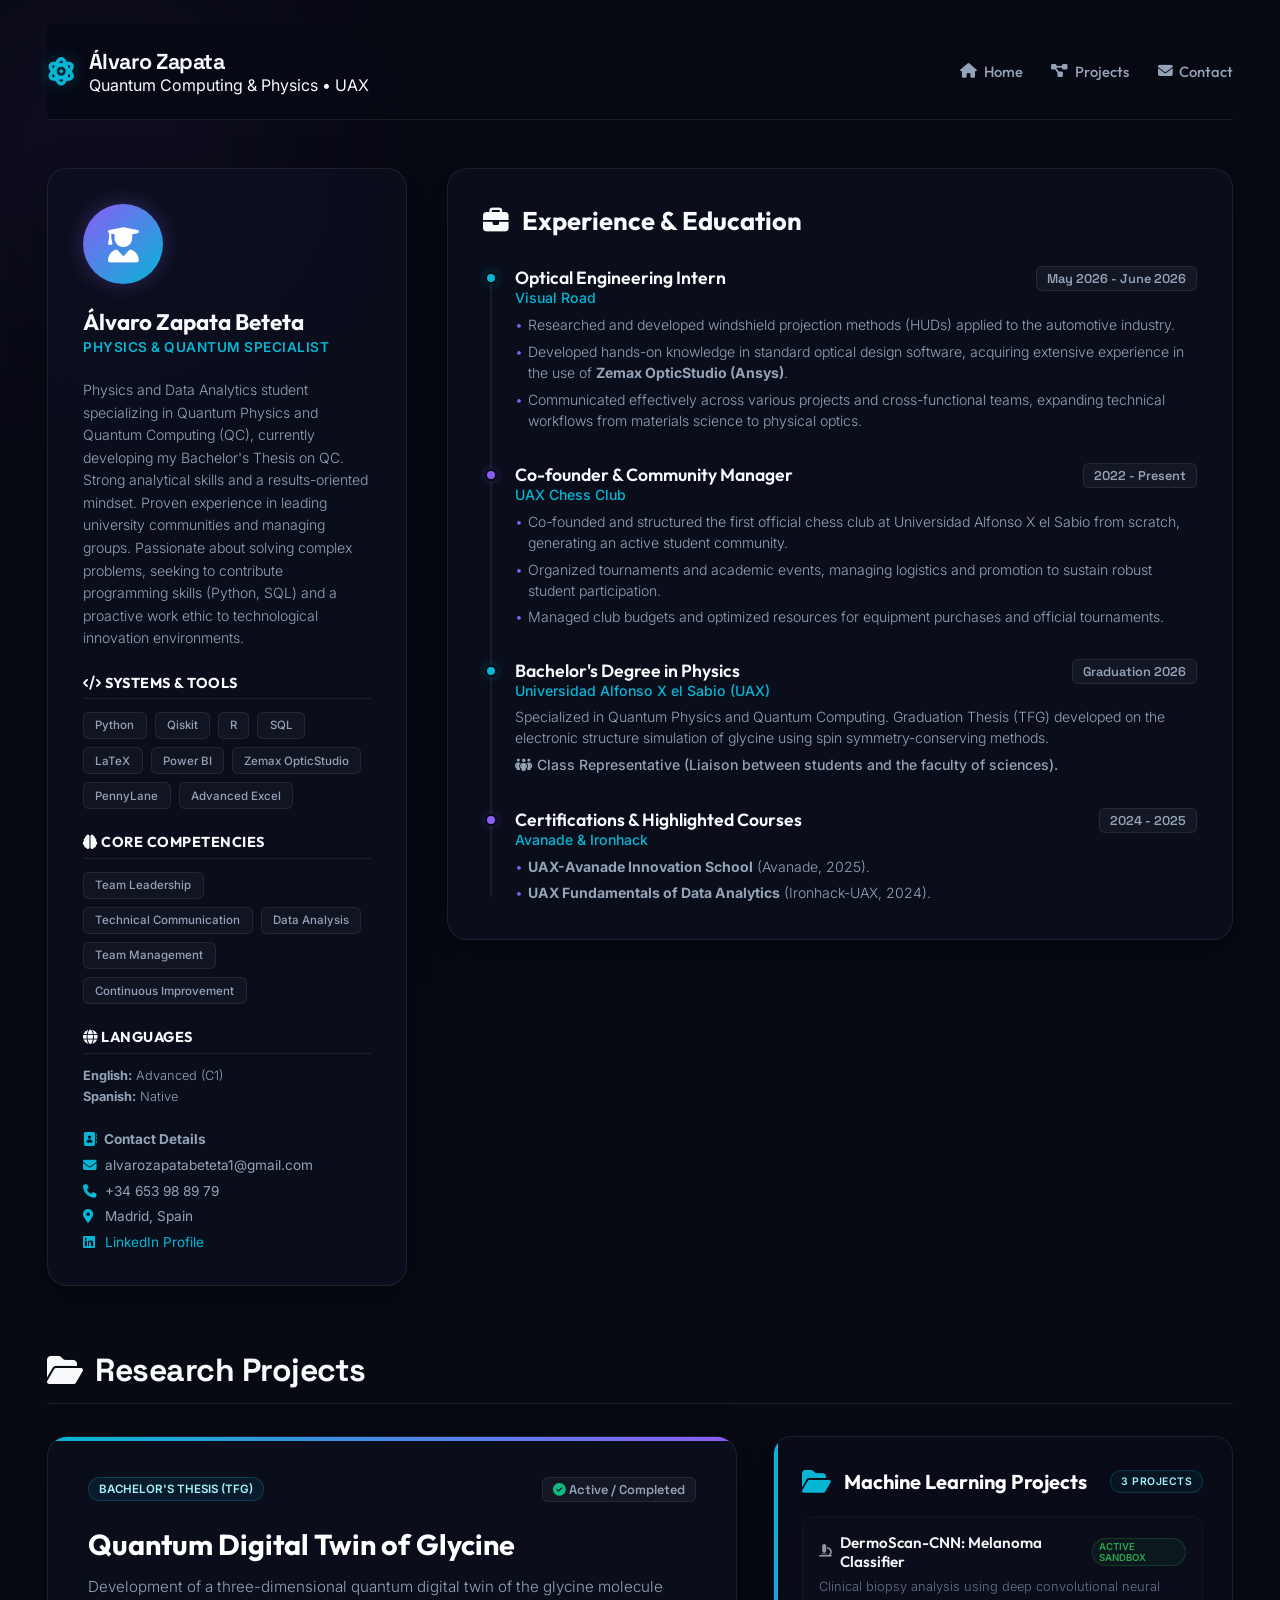
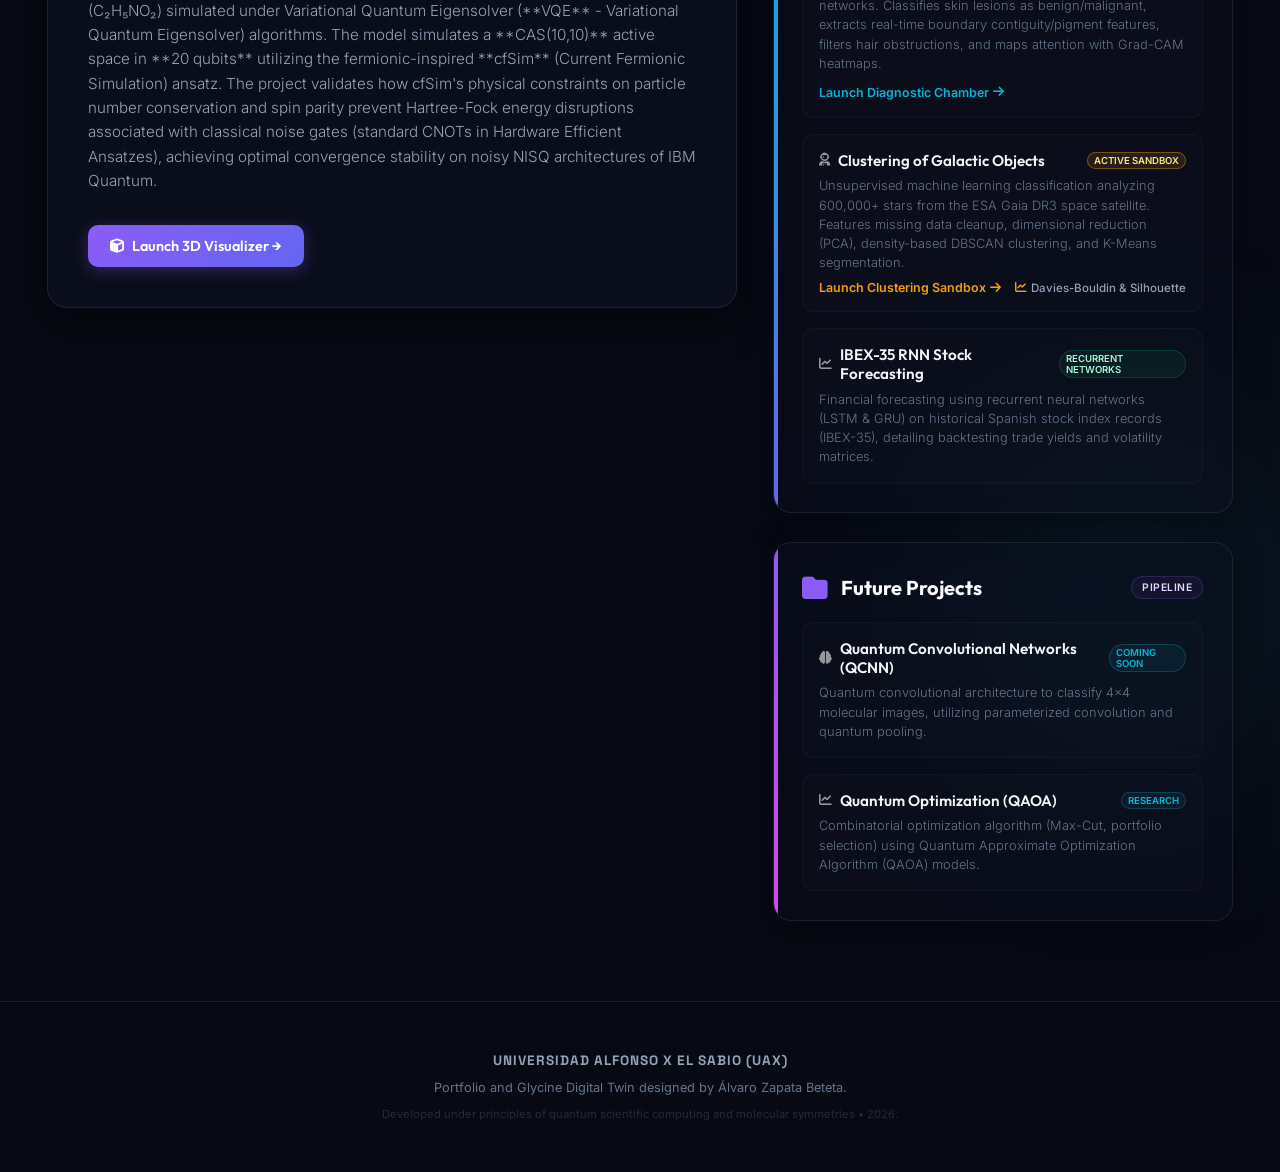
<file: static/index.html>
<!DOCTYPE html>
<html lang="en">
<head>
    <meta charset="UTF-8">
    <meta name="viewport" content="width=device-width, initial-scale=1.0">
    <title>Álvaro Zapata - Quantum Engineering & Physics Portfolio</title>
    <meta name="description" content="Professional portfolio of Álvaro Zapata Beteta, Physics graduate specializing in Quantum Computing, molecular simulations (Glycine TFG), and QML.">
    <!-- Google Fonts: Space Grotesk, Outfit and Inter -->
    <link rel="preconnect" href="https://fonts.googleapis.com">
    <link rel="preconnect" href="https://fonts.gstatic.com" crossorigin>
    <link href="https://fonts.googleapis.com/css2?family=Inter:wght@300;400;500;600;700&family=Outfit:wght@400;500;600;700;800&family=Space+Grotesk:wght@400;500;600;700&display=swap" rel="stylesheet">
    <!-- FontAwesome for Cyberpunk Icons -->
    <link rel="stylesheet" href="https://cdnjs.cloudflare.com/ajax/libs/font-awesome/6.4.0/css/all.min.css">
    
    <style>
        :root {
            --bg-dark: #070913;
            --bg-panel: rgba(13, 17, 33, 0.65);
            --border-color: rgba(255, 255, 255, 0.08);
            --border-glow: rgba(99, 102, 241, 0.25);
            
            --purple: #8b5cf6;
            --purple-glow: rgba(139, 92, 246, 0.3);
            --cyan: #06b6d4;
            --cyan-glow: rgba(6, 182, 212, 0.3);
            --green: #10b981;
            --green-glow: rgba(16, 185, 129, 0.2);
            --orange: #f59e0b;
            --orange-glow: rgba(245, 158, 11, 0.2);
            --red: #ef4444;
            
            --text-white: #f8fafc;
            --text-muted: #94a3b8;
            --text-dark: #64748b;
            
            --font-title: 'Space Grotesk', sans-serif;
            --font-heading: 'Outfit', sans-serif;
            --font-body: 'Inter', sans-serif;
            
            --transition-smooth: all 0.4s cubic-bezier(0.16, 1, 0.3, 1);
        }

        * {
            margin: 0;
            padding: 0;
            box-sizing: border-box;
        }

        html {
            scroll-behavior: smooth;
        }

        body {
            background-color: var(--bg-dark);
            color: var(--text-white);
            font-family: var(--font-body);
            overflow-x: hidden;
            min-height: 100vh;
            display: flex;
            flex-direction: column;
            position: relative;
        }

        /* Glowing background orbs */
        .orb {
            position: absolute;
            border-radius: 50%;
            filter: blur(100px);
            z-index: -1;
            opacity: 0.35;
            pointer-events: none;
            animation: floatOrb 25s infinite alternate ease-in-out;
        }

        .orb-1 {
            width: 500px;
            height: 500px;
            background: radial-gradient(circle, var(--purple-glow) 0%, transparent 70%);
            top: -100px;
            left: -150px;
        }

        .orb-2 {
            width: 600px;
            height: 600px;
            background: radial-gradient(circle, var(--cyan-glow) 0%, transparent 70%);
            bottom: 10%;
            right: -150px;
            animation-delay: -7s;
        }

        @keyframes floatOrb {
            0% { transform: translate(0, 0) scale(1); }
            100% { transform: translate(100px, 80px) scale(1.1); }
        }

        .container {
            width: 100%;
            max-width: 1250px;
            margin: 0 auto;
            padding: 1.5rem 2rem 3rem 2rem;
        }

        /* =====================================================================
           HEADER & NAVIGATION (PORTFOLIO | CONTACT)
           ===================================================================== */
        header {
            display: flex;
            justify-content: space-between;
            align-items: center;
            padding: 1.5rem 0;
            border-bottom: 1px solid var(--border-color);
            margin-bottom: 3rem;
            position: sticky;
            top: 0;
            background: rgba(7, 9, 19, 0.85);
            backdrop-filter: blur(12px);
            z-index: 100;
        }

        .logo {
            display: flex;
            align-items: center;
            gap: 0.8rem;
        }

        .logo-icon {
            font-size: 1.8rem;
            color: var(--cyan);
            filter: drop-shadow(0 0 8px var(--cyan-glow));
        }

        .logo h1 {
            font-family: var(--font-title);
            font-size: 1.35rem;
            font-weight: 700;
            letter-spacing: -0.5px;
        }

        .logo h1 span {
            display: block;
            font-size: 0.62rem;
            color: var(--text-muted);
            letter-spacing: 1px;
            text-transform: uppercase;
            font-weight: 400;
            margin-top: 2px;
        }

        .nav-links {
            display: flex;
            gap: 1.8rem;
            align-items: center;
        }

        .nav-item {
            color: var(--text-muted);
            text-decoration: none;
            font-family: var(--font-heading);
            font-weight: 500;
            font-size: 0.92rem;
            transition: var(--transition-smooth);
            display: flex;
            align-items: center;
            gap: 0.4rem;
        }

        .nav-item:hover {
            color: var(--cyan);
            text-shadow: 0 0 8px var(--cyan-glow);
        }

        /* =====================================================================
           CV GRID (LEFT: PERSONAL INFO | RIGHT: EDUCATION & EXPERIENCE)
           ===================================================================== */
        .cv-grid {
            display: grid;
            grid-template-columns: 360px 1fr;
            gap: 2.5rem;
            margin-bottom: 4rem;
            align-items: start;
        }

        @media (max-width: 900px) {
            .cv-grid {
                grid-template-columns: 1fr;
            }
        }

        .glass-panel {
            background: var(--bg-panel);
            backdrop-filter: blur(16px);
            -webkit-backdrop-filter: blur(16px);
            border: 1px solid var(--border-color);
            border-radius: 20px;
            padding: 2.2rem;
            box-shadow: 0 12px 40px 0 rgba(0, 0, 0, 0.35);
            transition: var(--transition-smooth);
        }

        .glass-panel:hover {
            border-color: var(--border-glow);
            box-shadow: 0 16px 45px 0 rgba(0, 0, 0, 0.45);
        }

        .profile-card {
            display: flex;
            flex-direction: column;
            gap: 1.5rem;
        }

        .profile-avatar {
            width: 80px;
            height: 80px;
            border-radius: 50%;
            background: linear-gradient(135deg, var(--purple) 0%, var(--cyan) 100%);
            display: flex;
            justify-content: center;
            align-items: center;
            font-size: 2.2rem;
            color: #fff;
            box-shadow: 0 0 20px var(--purple-glow);
        }

        .profile-title h3 {
            font-family: var(--font-heading);
            font-size: 1.4rem;
            font-weight: 700;
        }

        .profile-title p {
            font-size: 0.85rem;
            color: var(--cyan);
            font-weight: 600;
            text-transform: uppercase;
            letter-spacing: 0.5px;
            margin-top: 0.2rem;
        }

        .bio-text {
            font-size: 0.88rem;
            color: var(--text-muted);
            line-height: 1.6;
            font-weight: 300;
        }

        .skills-section h4 {
            font-family: var(--font-heading);
            font-size: 0.9rem;
            text-transform: uppercase;
            letter-spacing: 0.5px;
            color: var(--text-white);
            margin-bottom: 0.8rem;
            border-bottom: 1px solid var(--border-color);
            padding-bottom: 0.4rem;
        }

        .skills-tags {
            display: flex;
            flex-wrap: wrap;
            gap: 0.5rem;
        }

        .tag {
            font-size: 0.72rem;
            background: rgba(255, 255, 255, 0.03);
            border: 1px solid var(--border-color);
            color: var(--text-muted);
            padding: 0.35rem 0.7rem;
            border-radius: 6px;
            font-weight: 500;
            transition: var(--transition-smooth);
        }

        .tag:hover {
            color: var(--cyan);
            border-color: rgba(6, 182, 212, 0.3);
            background: rgba(6, 182, 212, 0.05);
        }

        .contact-info {
            font-size: 0.85rem;
            color: var(--text-muted);
            display: flex;
            flex-direction: column;
            gap: 0.6rem;
        }

        .contact-info i {
            color: var(--cyan);
            width: 18px;
        }

        /* Timeline and achievements styling */
        .timeline-section h3 {
            font-family: var(--font-heading);
            font-size: 1.6rem;
            font-weight: 700;
            margin-bottom: 1.8rem;
            display: flex;
            align-items: center;
            gap: 0.8rem;
        }

        .timeline {
            display: flex;
            flex-direction: column;
            gap: 2rem;
            position: relative;
        }

        .timeline::before {
            content: '';
            position: absolute;
            left: 7px;
            top: 6px;
            bottom: 6px;
            width: 2px;
            background: rgba(255, 255, 255, 0.06);
        }

        .timeline-item {
            position: relative;
            padding-left: 2rem;
        }

        .timeline-dot {
            position: absolute;
            left: 2px;
            top: 6px;
            width: 12px;
            height: 12px;
            border-radius: 50%;
            background-color: var(--purple);
            border: 2px solid var(--bg-dark);
            box-shadow: 0 0 8px var(--purple-glow);
        }

        .timeline-dot.active {
            background-color: var(--cyan);
            box-shadow: 0 0 10px var(--cyan-glow);
        }

        .timeline-header {
            display: flex;
            justify-content: space-between;
            align-items: start;
            margin-bottom: 0.4rem;
        }

        .timeline-title h4 {
            font-family: var(--font-heading);
            font-size: 1.1rem;
            font-weight: 600;
            color: var(--text-white);
        }

        .timeline-title p.company {
            font-size: 0.88rem;
            color: var(--cyan);
            font-weight: 500;
        }

        .timeline-date {
            font-family: var(--font-title);
            font-size: 0.8rem;
            font-weight: 600;
            color: var(--text-muted);
            background: rgba(255, 255, 255, 0.04);
            padding: 3px 10px;
            border-radius: 6px;
            border: 1px solid var(--border-color);
        }

        .timeline-desc {
            font-size: 0.88rem;
            color: var(--text-muted);
            line-height: 1.5;
            font-weight: 300;
        }

        .timeline-desc ul {
            list-style-type: none;
            margin-top: 0.5rem;
            display: flex;
            flex-direction: column;
            gap: 0.35rem;
        }

        .timeline-desc li {
            position: relative;
            padding-left: 0.8rem;
        }

        .timeline-desc li::before {
            content: '•';
            position: absolute;
            left: 0;
            color: var(--purple);
        }

        /* =====================================================================
           PROJECTS SHOWCASE SECTION (BELOW CV GRID)
           ===================================================================== */
        .section-header {
            margin-bottom: 2rem;
            border-bottom: 1px solid var(--border-color);
            padding-bottom: 0.8rem;
        }

        .section-header h2 {
            font-family: var(--font-title);
            font-size: 2rem;
            font-weight: 700;
            letter-spacing: -0.5px;
            display: flex;
            align-items: center;
            gap: 0.8rem;
        }

        .projects-grid {
            display: grid;
            grid-template-columns: 1.2fr 0.8fr;
            gap: 2.2rem;
            margin-bottom: 2rem;
        }

        @media (max-width: 990px) {
            .projects-grid {
                grid-template-columns: 1fr;
            }
        }

        .project-card {
            align-self: start;
            background: var(--bg-panel);
            backdrop-filter: blur(16px);
            border: 1px solid var(--border-color);
            border-radius: 20px;
            padding: 2.5rem;
            display: flex;
            flex-direction: column;
            justify-content: space-between;
            position: relative;
            overflow: hidden;
            box-shadow: 0 12px 40px 0 rgba(0, 0, 0, 0.35);
            transition: var(--transition-smooth);
        }

        .project-card::before {
            content: '';
            position: absolute;
            top: 0;
            left: 0;
            width: 100%;
            height: 4px;
            background: linear-gradient(90deg, var(--cyan) 0%, var(--purple) 100%);
        }

        .project-card:hover {
            border-color: var(--border-glow);
            transform: translateY(-5px);
        }

        .project-meta {
            display: flex;
            justify-content: space-between;
            align-items: center;
            margin-bottom: 1.5rem;
        }

        .project-badge {
            background: rgba(6, 182, 212, 0.08);
            border: 1px solid rgba(6, 182, 212, 0.25);
            color: #a5f3fc;
            font-size: 0.72rem;
            padding: 4px 10px;
            border-radius: 100px;
            font-weight: 600;
            text-transform: uppercase;
        }

        .project-card h3 {
            font-family: var(--font-heading);
            font-size: 1.8rem;
            font-weight: 700;
            margin-bottom: 0.8rem;
            color: #fff;
        }

        .project-desc {
            font-size: 0.95rem;
            color: var(--text-muted);
            line-height: 1.6;
            margin-bottom: 2rem;
            font-weight: 300;
        }

        .project-desc strong {
            color: var(--cyan);
        }

        .project-buttons {
            display: flex;
            flex-wrap: wrap;
            gap: 1rem;
        }

        .btn-link {
            display: inline-flex;
            align-items: center;
            gap: 0.5rem;
            padding: 0.75rem 1.4rem;
            border-radius: 10px;
            font-family: var(--font-heading);
            font-weight: 600;
            text-decoration: none;
            font-size: 0.9rem;
            cursor: pointer;
            transition: var(--transition-smooth);
        }

        .btn-link.primary {
            background: linear-gradient(135deg, var(--purple) 0%, #6366f1 100%);
            color: #fff;
            box-shadow: 0 4px 15px var(--purple-glow);
        }

        .btn-link.primary:hover {
            transform: translateY(-2px);
            filter: brightness(1.15);
            box-shadow: 0 6px 20px var(--purple-glow);
        }

        .btn-link.secondary {
            background: rgba(255, 255, 255, 0.03);
            border: 1px solid var(--border-color);
            color: #fff;
        }

        .btn-link.secondary:hover {
            background: rgba(255, 255, 255, 0.08);
            border-color: rgba(255, 255, 255, 0.2);
            transform: translateY(-2px);
        }

        /* Carpetas de Proyectos */
        .folders-column {
            display: flex;
            flex-direction: column;
            gap: 1.8rem;
        }

        .folder-card {
            background: rgba(13, 17, 33, 0.4);
            backdrop-filter: blur(12px);
            border: 1px solid var(--border-color);
            border-radius: 18px;
            padding: 1.8rem;
            display: flex;
            flex-direction: column;
            gap: 1.2rem;
            position: relative;
            box-shadow: 0 8px 32px 0 rgba(0, 0, 0, 0.25);
            transition: var(--transition-smooth);
            overflow: hidden;
        }

        .folder-card::before {
            content: '';
            position: absolute;
            top: 0;
            left: 0;
            width: 4px;
            height: 100%;
            background: var(--border-color);
            transition: var(--transition-smooth);
        }

        .folder-card.ml-folder::before {
            background: linear-gradient(180deg, var(--cyan) 0%, #6366f1 100%);
        }

        .folder-card.future-folder::before {
            background: linear-gradient(180deg, var(--purple) 0%, #d946ef 100%);
        }

        .folder-card:hover {
            border-color: var(--border-glow);
            transform: translateY(-4px);
            box-shadow: 0 12px 40px 0 rgba(0, 0, 0, 0.4);
            background: rgba(13, 17, 33, 0.55);
        }

        .folder-card:hover .folder-icon i {
            transform: scale(1.1) rotate(5deg);
            filter: drop-shadow(0 0 8px currentColor);
        }

        .folder-header {
            display: flex;
            align-items: center;
            justify-content: space-between;
            gap: 1rem;
        }

        .folder-title-area {
            display: flex;
            align-items: center;
            gap: 0.8rem;
        }

        .folder-icon {
            font-size: 1.6rem;
            transition: var(--transition-smooth);
        }

        .folder-icon i {
            transition: var(--transition-smooth);
        }

        .folder-card.ml-folder .folder-icon {
            color: var(--cyan);
        }

        .folder-card.future-folder .folder-icon {
            color: var(--purple);
        }

        .folder-title-area h4 {
            font-family: var(--font-heading);
            font-size: 1.25rem;
            font-weight: 700;
            color: #fff;
            margin: 0;
        }

        .folder-badge {
            background: rgba(255, 255, 255, 0.04);
            border: 1px solid var(--border-color);
            color: var(--text-muted);
            font-size: 0.65rem;
            padding: 4px 10px;
            border-radius: 100px;
            font-weight: 600;
            text-transform: uppercase;
            letter-spacing: 0.5px;
        }

        .folder-card.ml-folder .folder-badge {
            background: rgba(6, 182, 212, 0.06);
            border-color: rgba(6, 182, 212, 0.2);
            color: #a5f3fc;
        }

        .folder-card.future-folder .folder-badge {
            background: rgba(168, 85, 247, 0.06);
            border-color: rgba(168, 85, 247, 0.2);
            color: #e9d5ff;
         }
 
         .folder-card.ds-folder::before {
             background: linear-gradient(180deg, var(--orange) 0%, #ea580c 100%);
         }
 
         .folder-card.ds-folder .folder-icon {
             color: var(--orange);
         }
 
         .folder-card.ds-folder .folder-badge {
             background: rgba(245, 158, 11, 0.06);
             border-color: rgba(245, 158, 11, 0.2);
             color: #fde68a;
         }

        .folder-contents {
            display: flex;
            flex-direction: column;
            gap: 1rem;
        }

        .subproject-item {
            background: rgba(255, 255, 255, 0.01);
            border: 1px solid rgba(255, 255, 255, 0.03);
            border-radius: 12px;
            padding: 1rem;
            transition: var(--transition-smooth);
        }

        .subproject-item:hover {
            background: rgba(255, 255, 255, 0.03);
            border-color: rgba(255, 255, 255, 0.08);
            transform: translateX(4px);
        }

        .subproject-header {
            display: flex;
            justify-content: space-between;
            align-items: center;
            margin-bottom: 0.4rem;
        }

        .subproject-header h5 {
            font-family: var(--font-heading);
            font-size: 0.95rem;
            font-weight: 600;
            color: #f3f4f6;
            margin: 0;
            display: flex;
            align-items: center;
            gap: 0.5rem;
        }

        .subproject-header h5 i {
            font-size: 0.8rem;
            opacity: 0.6;
        }

        .subproject-badge {
            font-size: 0.6rem;
            padding: 2px 6px;
            border-radius: 100px;
            font-weight: 600;
            text-transform: uppercase;
            background: rgba(255, 255, 255, 0.05);
            border: 1px solid rgba(255, 255, 255, 0.1);
            color: var(--text-muted);
        }

        .ml-folder .subproject-badge {
            color: #2ea44f;
            background: rgba(46, 164, 79, 0.08);
            border-color: rgba(46, 164, 79, 0.25);
        }

        .future-folder .subproject-badge {
            color: var(--cyan);
            background: rgba(6, 182, 212, 0.08);
            border-color: rgba(6, 182, 212, 0.25);
        }

        .subproject-item p {
            font-size: 0.8rem;
            color: var(--text-dark);
            line-height: 1.5;
            margin: 0;
            font-weight: 300;
        }

        .subproject-link {
            transition: var(--transition-smooth);
        }

        .subproject-link:hover {
            color: #fff !important;
            text-shadow: 0 0 8px var(--cyan);
        }

        /* =====================================================================
           FOOTER
           ===================================================================== */
        footer {
            text-align: center;
            padding: 3rem 0;
            border-top: 1px solid var(--border-color);
            margin-top: auto;
            font-size: 0.8rem;
            color: var(--text-dark);
            line-height: 1.6;
        }

        .uax-logo {
            font-family: var(--font-title);
            font-weight: 700;
            color: var(--text-muted);
            letter-spacing: 1px;
            font-size: 0.85rem;
            margin-bottom: 0.4rem;
        }
    </style>
</head>
<body id="home" class="dark-theme">
    <!-- Sleek Ambient Background Orbs -->
    <div class="orb orb-1"></div>
    <div class="orb orb-2"></div>

    <div class="container">
        
        <!-- HEADER & NAVIGATION -->
        <header>
            <div class="logo">
                <i class="fa-solid fa-atom logo-icon"></i>
                <div>
                    <h1>Álvaro Zapata</h1>
                    <span>Quantum Computing & Physics • UAX</span>
                </div>
            </div>
            <nav class="nav-links">
                <a href="#home" class="nav-item"><i class="fa-solid fa-house"></i> Home</a>
                <a href="#projects" class="nav-item"><i class="fa-solid fa-diagram-project"></i> Projects</a>
                <a href="#profile" class="nav-item"><i class="fa-solid fa-envelope"></i> Contact</a>
            </nav>
        </header>

        <!-- ================= CV GRID (AT THE VERY TOP) ================= -->
        <section class="cv-grid" id="profile">
            
            <!-- Left Side: Personal Info & Details -->
            <div class="glass-panel profile-card">
                <div class="profile-avatar"><i class="fa-solid fa-user-graduate"></i></div>
                <div class="profile-title">
                    <h3>Álvaro Zapata Beteta</h3>
                    <p>Physics & Quantum Specialist</p>
                </div>
                <p class="bio-text">
                    Physics and Data Analytics student specializing in Quantum Physics and Quantum Computing (QC), currently developing my Bachelor's Thesis on QC. Strong analytical skills and a results-oriented mindset. Proven experience in leading university communities and managing groups. Passionate about solving complex problems, seeking to contribute programming skills (Python, SQL) and a proactive work ethic to technological innovation environments.
                </p>
                
                <div class="skills-section">
                    <h4><i class="fa-solid fa-code"></i> Systems & Tools</h4>
                    <div class="skills-tags">
                        <span class="tag">Python</span>
                        <span class="tag">Qiskit</span>
                        <span class="tag">R</span>
                        <span class="tag">SQL</span>
                        <span class="tag">LaTeX</span>
                        <span class="tag">Power BI</span>
                        <span class="tag">Zemax OpticStudio</span>
                        <span class="tag">PennyLane</span>
                        <span class="tag">Advanced Excel</span>
                    </div>
                </div>

                <div class="skills-section">
                    <h4><i class="fa-solid fa-brain"></i> Core Competencies</h4>
                    <div class="skills-tags">
                        <span class="tag">Team Leadership</span>
                        <span class="tag">Technical Communication</span>
                        <span class="tag">Data Analysis</span>
                        <span class="tag">Team Management</span>
                        <span class="tag">Continuous Improvement</span>
                    </div>
                </div>

                <div class="skills-section">
                    <h4><i class="fa-solid fa-globe"></i> Languages</h4>
                    <p class="bio-text" style="font-size: 0.8rem;">
                        <strong>English:</strong> Advanced (C1)<br>
                        <strong>Spanish:</strong> Native
                    </p>
                </div>

                <div class="contact-info" id="profile-contact">
                    <h4><i class="fa-solid fa-address-book"></i> Contact Details</h4>
                    <p><i class="fa-solid fa-envelope"></i> alvarozapatabeteta1@gmail.com</p>
                    <p><i class="fa-solid fa-phone"></i> +34 653 98 89 79</p>
                    <p><i class="fa-solid fa-location-dot"></i> Madrid, Spain</p>
                    <p><i class="fa-brands fa-linkedin"></i> <a href="https://www.linkedin.com/in/%C3%A1lvaro-zapata-beteta-0aba75263/" target="_blank" style="color: var(--cyan); text-decoration: none;">LinkedIn Profile</a></p>
                </div>
            </div>

            <!-- Right Side: Timeline (Education, Experience & Courses) -->
            <div class="glass-panel timeline-section">
                <h3><i class="fa-solid fa-briefcase"></i> Experience & Education</h3>
                <div class="timeline">
                    
                    <!-- OPTICAL ENGINEERING INTERN -->
                    <div class="timeline-item">
                        <div class="timeline-dot active"></div>
                        <div class="timeline-header">
                            <div class="timeline-title">
                                <h4>Optical Engineering Intern</h4>
                                <p class="company">Visual Road</p>
                            </div>
                            <span class="timeline-date">May 2026 - June 2026</span>
                        </div>
                        <div class="timeline-desc">
                            <ul>
                                <li>Researched and developed windshield projection methods (HUDs) applied to the automotive industry.</li>
                                <li>Developed hands-on knowledge in standard optical design software, acquiring extensive experience in the use of <strong>Zemax OpticStudio (Ansys)</strong>.</li>
                                <li>Communicated effectively across various projects and cross-functional teams, expanding technical workflows from materials science to physical optics.</li>
                            </ul>
                        </div>
                    </div>

                    <!-- UAX CHESS CLUB CO-FOUNDER -->
                    <div class="timeline-item">
                        <div class="timeline-dot"></div>
                        <div class="timeline-header">
                            <div class="timeline-title">
                                <h4>Co-founder & Community Manager</h4>
                                <p class="company">UAX Chess Club</p>
                            </div>
                            <span class="timeline-date">2022 - Present</span>
                        </div>
                        <div class="timeline-desc">
                            <ul>
                                <li>Co-founded and structured the first official chess club at Universidad Alfonso X el Sabio from scratch, generating an active student community.</li>
                                <li>Organized tournaments and academic events, managing logistics and promotion to sustain robust student participation.</li>
                                <li>Managed club budgets and optimized resources for equipment purchases and official tournaments.</li>
                            </ul>
                        </div>
                    </div>

                    <!-- BACHELOR IN PHYSICS -->
                    <div class="timeline-item">
                        <div class="timeline-dot active"></div>
                        <div class="timeline-header">
                            <div class="timeline-title">
                                <h4>Bachelor's Degree in Physics</h4>
                                <p class="company">Universidad Alfonso X el Sabio (UAX)</p>
                            </div>
                            <span class="timeline-date">Graduation 2026</span>
                        </div>
                        <div class="timeline-desc">
                            <p>Specialized in Quantum Physics and Quantum Computing. Graduation Thesis (TFG) developed on the electronic structure simulation of glycine using spin symmetry-conserving methods.</p>
                            <p style="margin-top: 0.4rem; font-weight: 500;"><i class="fa-solid fa-people-group"></i> Class Representative (Liaison between students and the faculty of sciences).</p>
                        </div>
                    </div>

                    <!-- CERTIFICATIONS -->
                    <div class="timeline-item">
                        <div class="timeline-dot"></div>
                        <div class="timeline-header">
                            <div class="timeline-title">
                                <h4>Certifications & Highlighted Courses</h4>
                                <p class="company">Avanade & Ironhack</p>
                            </div>
                            <span class="timeline-date">2024 - 2025</span>
                        </div>
                        <div class="timeline-desc">
                            <ul>
                                <li><strong>UAX-Avanade Innovation School</strong> (Avanade, 2025).</li>
                                <li><strong>UAX Fundamentals of Data Analytics</strong> (Ironhack-UAX, 2024).</li>
                            </ul>
                        </div>
                    </div>

                </div>
            </div>

        </section>

        <!-- ================= PROJECTS SHOWCASE SECTION (BELOW CV GRID) ================= -->
        <section class="section-header" id="projects">
            <h2><i class="fa-solid fa-folder-open"></i> Research Projects</h2>
        </section>

        <div class="projects-grid">
            
            <!-- ACTIVE TFG GLYCINE PROJECT CARD -->
            <section class="project-card">
                <div>
                    <div class="project-meta">
                        <span class="project-badge">Bachelor's Thesis (TFG)</span>
                        <span class="timeline-date"><i class="fa-solid fa-circle-check" style="color: var(--green);"></i> Active / Completed</span>
                    </div>
                    <h3>Quantum Digital Twin of Glycine</h3>
                    <p class="project-desc">
                        Development of a three-dimensional quantum digital twin of the glycine molecule (C₂H₅NO₂) simulated under Variational Quantum Eigensolver (**VQE** - Variational Quantum Eigensolver) algorithms. The model simulates a **CAS(10,10)** active space in **20 qubits** utilizing the fermionic-inspired **cfSim** (Current Fermionic Simulation) ansatz.
                        The project validates how cfSim's physical constraints on particle number conservation and spin parity prevent Hartree-Fock energy disruptions associated with classical noise gates (standard CNOTs in Hardware Efficient Ansatzes), achieving optimal convergence stability on noisy NISQ architectures of IBM Quantum.
                    </p>
                </div>
                
                <div class="project-buttons">
                    <a href="glicina_interactiva.html" target="_blank" class="btn-link primary">
                        <i class="fa-solid fa-cube"></i> Launch 3D Visualizer →
                    </a>
                </div>
            </section>

            <!-- PROJECT FOLDERS COLUMN -->
            <div class="folders-column">
                
                <!-- FOLDER 1: MACHINE LEARNING PROJECTS -->
                <div class="folder-card ml-folder">
                    <div class="folder-header">
                        <div class="folder-title-area">
                            <span class="folder-icon"><i class="fa-solid fa-folder-open"></i></span>
                            <h4>Machine Learning Projects</h4>
                        </div>
                        <span class="folder-badge">3 Projects</span>
                    </div>
                    <div class="folder-contents">
                        
                        <!-- SUBPROJECT: DERMOSCAN-CNN -->
                        <div class="subproject-item">
                            <div class="subproject-header">
                                <h5><i class="fa-solid fa-microscope"></i> DermoScan-CNN: Melanoma Classifier</h5>
                                <span class="subproject-badge">Active Sandbox</span>
                            </div>
                            <p style="margin-bottom: 0.5rem;">
                                Clinical biopsy analysis using deep convolutional neural networks. Classifies skin lesions as benign/malignant, extracts real-time boundary contiguity/pigment features, filters hair obstructions, and maps attention with Grad-CAM heatmaps.
                            </p>
                            <a href="melanoma_interactivo.html" target="_blank" class="subproject-link" style="color: var(--cyan); text-decoration: none; font-size: 0.78rem; font-weight: 600; display: inline-flex; align-items: center; gap: 4px;">
                                Launch Diagnostic Chamber <i class="fa-solid fa-arrow-right"></i>
                            </a>
                        </div>

                        <!-- SUBPROJECT: GALACTIC OBJECTS CLUSTERING -->
                        <div class="subproject-item">
                            <div class="subproject-header">
                                <h5><i class="fa-solid fa-user-astronaut"></i> Clustering of Galactic Objects</h5>
                                <span class="subproject-badge" style="background: rgba(245, 158, 11, 0.12); border-color: rgba(245, 158, 11, 0.4); color: #fde68a;">Active Sandbox</span>
                            </div>
                            <p style="margin-bottom: 0.5rem;">
                                Unsupervised machine learning classification analyzing 600,000+ stars from the ESA Gaia DR3 space satellite. Features missing data cleanup, dimensional reduction (PCA), density-based DBSCAN clustering, and K-Means segmentation.
                            </p>
                            <div style="display: flex; justify-content: space-between; align-items: center; flex-wrap: wrap; gap: 8px;">
                                <a href="galaxias_interactivo.html" target="_blank" class="subproject-link" style="color: var(--orange); text-decoration: none; font-size: 0.78rem; font-weight: 600; display: inline-flex; align-items: center; gap: 4px;">
                                    Launch Clustering Sandbox <i class="fa-solid fa-arrow-right"></i>
                                </a>
                                <span style="font-size: 0.72rem; color: var(--text-muted); font-weight: 500; display: inline-flex; align-items: center; gap: 4px;">
                                    <i class="fa-solid fa-chart-line" style="color: var(--orange);"></i> Davies-Bouldin & Silhouette
                                </span>
                            </div>
                        </div>

                        <!-- SUBPROJECT: IBEX-35 STOCK FORECASTING -->
                        <div class="subproject-item">
                            <div class="subproject-header">
                                <h5><i class="fa-solid fa-chart-line"></i> IBEX-35 RNN Stock Forecasting</h5>
                                <span class="subproject-badge" style="background: rgba(16, 185, 129, 0.08); border-color: rgba(16, 185, 129, 0.2); color: #a7f3d0;">Recurrent Networks</span>
                            </div>
                            <p>
                                Financial forecasting using recurrent neural networks (LSTM & GRU) on historical Spanish stock index records (IBEX-35), detailing backtesting trade yields and volatility matrices.
                            </p>
                        </div>

                    </div>
                </div>



                <!-- FOLDER 2: FUTURE PROJECTS -->
                <div class="folder-card future-folder">
                    <div class="folder-header">
                        <div class="folder-title-area">
                            <span class="folder-icon"><i class="fa-solid fa-folder"></i></span>
                            <h4>Future Projects</h4>
                        </div>
                        <span class="folder-badge">Pipeline</span>
                    </div>
                    <div class="folder-contents">
                        
                        <!-- SUBPROJECT: QCNN -->
                        <div class="subproject-item">
                            <div class="subproject-header">
                                <h5><i class="fa-solid fa-brain"></i> Quantum Convolutional Networks (QCNN)</h5>
                                <span class="subproject-badge">Coming Soon</span>
                            </div>
                            <p>
                                Quantum convolutional architecture to classify 4x4 molecular images, utilizing parameterized convolution and quantum pooling.
                            </p>
                        </div>

                        <!-- SUBPROJECT: QUANTUM OPTIMIZATION -->
                        <div class="subproject-item">
                            <div class="subproject-header">
                                <h5><i class="fa-solid fa-chart-line"></i> Quantum Optimization (QAOA)</h5>
                                <span class="subproject-badge">Research</span>
                            </div>
                            <p>
                                Combinatorial optimization algorithm (Max-Cut, portfolio selection) using Quantum Approximate Optimization Algorithm (QAOA) models.
                            </p>
                        </div>

                    </div>
                </div>

            </div>

        </div>

    </div>

    <!-- FOOTER -->
    <footer>
        <div class="uax-logo">UNIVERSIDAD ALFONSO X EL SABIO (UAX)</div>
        <p>Portfolio and Glycine Digital Twin designed by Álvaro Zapata Beteta.</p>
        <p style="font-size: 0.7rem; margin-top: 8px; opacity: 0.3;">
            Developed under principles of quantum scientific computing and molecular symmetries • 2026.
        </p>
    </footer>
</body>
</html>
</file>
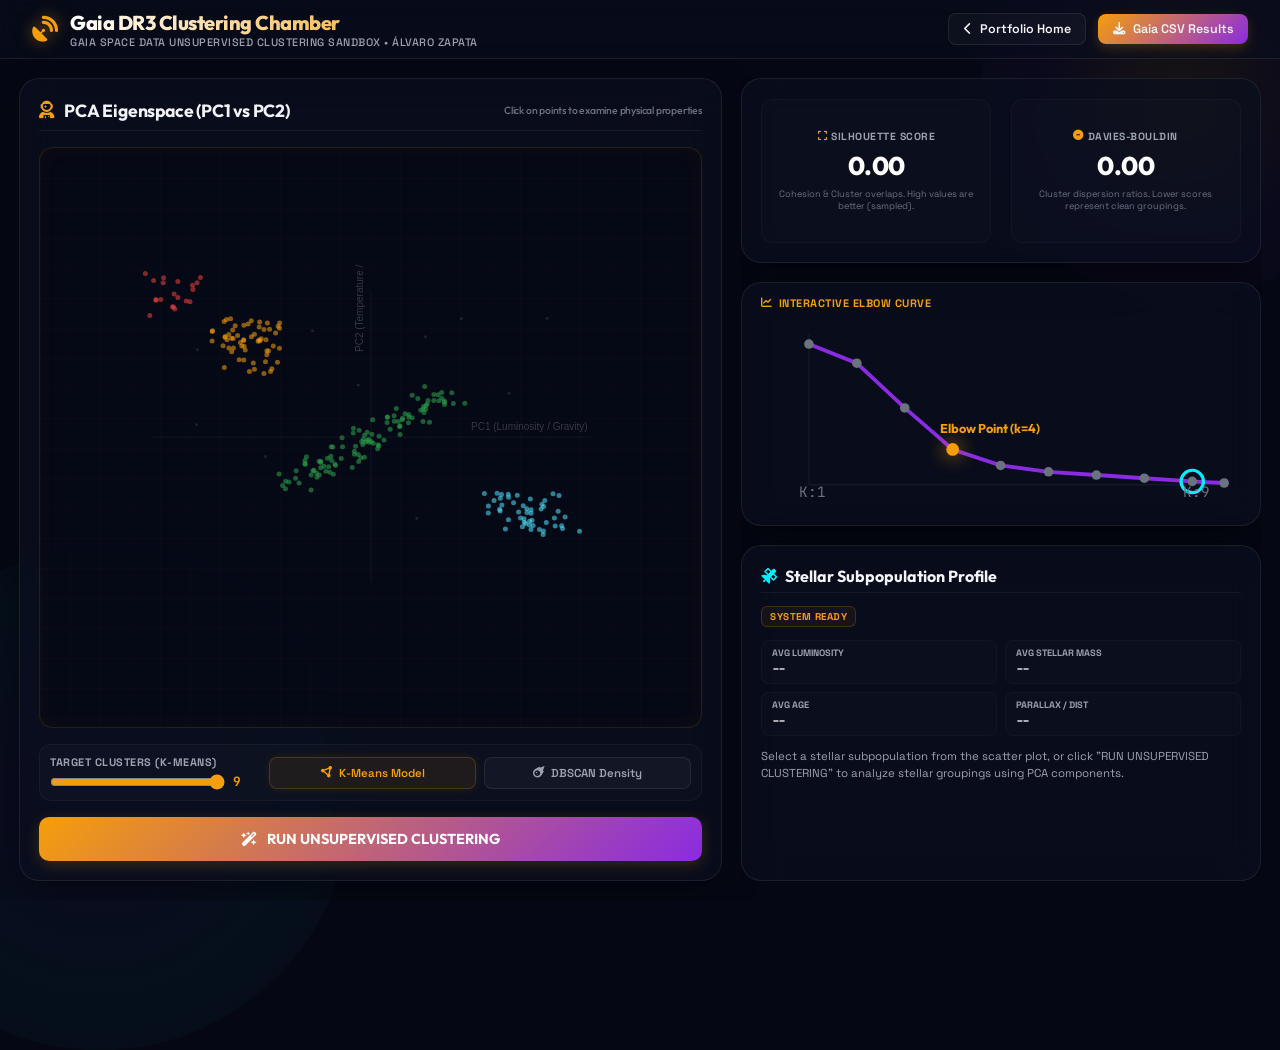
<file: static/galaxias_interactivo.html>
<!DOCTYPE html>
<html lang="en">
<head>
    <meta charset="UTF-8">
    <meta name="viewport" content="width=device-width, initial-scale=1.0">
    <title>DermoScan-CNN - Gaia DR3 Clustering Sandbox | Álvaro Zapata</title>
    
    <!-- Google Fonts -->
    <link href="https://fonts.googleapis.com/css2?family=Space+Grotesk:wght@300;400;500;600;700&family=Outfit:wght@300;400;500;600;700;800&family=JetBrains+Mono:wght@300;400;500;600&display=swap" rel="stylesheet">
    
    <!-- FontAwesome Icons -->
    <link rel="stylesheet" href="https://cdnjs.cloudflare.com/ajax/libs/font-awesome/6.4.0/css/all.min.css">
    
    <!-- GSAP for Premium Animations -->
    <script src="https://cdnjs.cloudflare.com/ajax/libs/gsap/3.12.2/gsap.min.js"></script>

    <style>
        :root {
            --bg-deep: #050814;
            --bg-card: rgba(10, 15, 30, 0.7);
            --card-border: rgba(255, 255, 255, 0.08);
            --border-glow: rgba(245, 158, 11, 0.25);
            --text-primary: #f3f4f6;
            --text-secondary: #9ca3af;
            --text-muted: #6b7280;
            --cyan: #00f0ff;
            --purple: #8a2be2;
            --orange: #f59e0b;
            --red: #ff3b30;
            --green: #2ea44f;
            --font-title: 'Outfit', sans-serif;
            --font-text: 'Space Grotesk', sans-serif;
            --font-mono: 'JetBrains Mono', monospace;
            --transition-smooth: all 0.4s cubic-bezier(0.16, 1, 0.3, 1);
        }

        * {
            box-sizing: border-box;
            margin: 0;
            padding: 0;
        }

        body {
            background-color: var(--bg-deep);
            color: var(--text-primary);
            font-family: var(--font-text);
            height: 100vh;
            overflow: hidden;
            display: flex;
            flex-direction: column;
        }

        /* Ambient Glow Backdrops */
        .ambient-glow {
            position: absolute;
            width: 400px;
            height: 400px;
            border-radius: 50%;
            background: radial-gradient(circle, rgba(245, 158, 11, 0.08) 0%, rgba(138, 43, 226, 0.04) 50%, transparent 100%);
            top: -100px;
            right: -100px;
            pointer-events: none;
            z-index: 0;
        }

        .ambient-glow-2 {
            position: absolute;
            width: 500px;
            height: 500px;
            border-radius: 50%;
            background: radial-gradient(circle, rgba(138, 43, 226, 0.06) 0%, rgba(0, 240, 255, 0.03) 60%, transparent 100%);
            bottom: -150px;
            left: -150px;
            pointer-events: none;
            z-index: 0;
        }

        /* HEADER */
        header {
            background: rgba(10, 15, 30, 0.4);
            backdrop-filter: blur(12px);
            border-bottom: 1px solid var(--card-border);
            padding: 0.6rem 2rem;
            display: flex;
            justify-content: space-between;
            align-items: center;
            z-index: 10;
        }

        .header-brand {
            display: flex;
            align-items: center;
            gap: 12px;
        }

        .header-brand i {
            font-size: 1.6rem;
            color: var(--orange);
            filter: drop-shadow(0 0 8px rgba(245, 158, 11, 0.5));
        }

        .brand-text h1 {
            font-family: var(--font-title);
            font-size: 1.25rem;
            font-weight: 800;
            letter-spacing: -0.5px;
            background: linear-gradient(90deg, #fff 0%, var(--orange) 100%);
            -webkit-background-clip: text;
            -webkit-text-fill-color: transparent;
        }

        .brand-text p {
            font-size: 0.68rem;
            color: var(--text-secondary);
            font-weight: 500;
            letter-spacing: 0.5px;
            text-transform: uppercase;
        }

        .header-actions {
            display: flex;
            gap: 12px;
            align-items: center;
        }

        .btn-header {
            background: rgba(255, 255, 255, 0.03);
            border: 1px solid var(--card-border);
            color: var(--text-primary);
            padding: 0.45rem 0.9rem;
            border-radius: 8px;
            font-size: 0.78rem;
            font-weight: 600;
            text-decoration: none;
            display: flex;
            align-items: center;
            gap: 8px;
            transition: var(--transition-smooth);
        }

        .btn-header:hover {
            background: rgba(255, 255, 255, 0.08);
            border-color: rgba(255, 255, 255, 0.2);
            transform: translateY(-1px);
        }

        .btn-header.primary {
            background: linear-gradient(135deg, var(--orange) 0%, var(--purple) 100%);
            border: none;
            box-shadow: 0 4px 12px rgba(245, 158, 11, 0.2);
        }

        .btn-header.primary:hover {
            filter: brightness(1.15);
            box-shadow: 0 6px 16px rgba(245, 158, 11, 0.3);
        }

        /* MAIN COCKPIT LAYOUT */
        .cockpit-container {
            flex: 1;
            display: grid;
            grid-template-columns: 1.15fr 0.85fr;
            gap: 1.2rem;
            padding: 1.2rem;
            height: calc(100vh - 60px);
            z-index: 5;
            position: relative;
            overflow: hidden;
        }

        /* LEFT COLUMN: SCATTER PLOT Sandbox */
        .panel-diagnosis {
            background: var(--bg-card);
            backdrop-filter: blur(16px);
            border: 1px solid var(--card-border);
            border-radius: 20px;
            padding: 1.2rem;
            display: flex;
            flex-direction: column;
            gap: 1rem;
            box-shadow: 0 12px 36px rgba(0, 0, 0, 0.4);
            overflow: hidden;
            position: relative;
        }

        .panel-title {
            font-family: var(--font-title);
            font-size: 1.1rem;
            font-weight: 700;
            display: flex;
            align-items: center;
            justify-content: space-between;
            border-bottom: 1px solid rgba(255, 255, 255, 0.06);
            padding-bottom: 0.5rem;
            letter-spacing: -0.2px;
        }

        .panel-title-text {
            display: flex;
            align-items: center;
            gap: 10px;
        }

        .panel-title i {
            color: var(--orange);
        }

        /* Active Eigenspace Display */
        .display-chamber {
            flex: 1;
            background: rgba(5, 8, 20, 0.7);
            border: 1px solid rgba(245, 158, 11, 0.15);
            border-radius: 14px;
            position: relative;
            display: flex;
            justify-content: center;
            align-items: center;
            overflow: hidden;
            box-shadow: inset 0 0 20px rgba(245, 158, 11, 0.05);
        }

        #scatterCanvas {
            max-width: 100%;
            max-height: 100%;
            object-fit: contain;
            cursor: crosshair;
        }

        /* Calibration Grid overlay */
        .calibration-grid {
            position: absolute;
            inset: 0;
            background-size: 30px 30px;
            background-image: 
                linear-gradient(to right, rgba(245, 158, 11, 0.015) 1px, transparent 1px),
                linear-gradient(to bottom, rgba(245, 158, 11, 0.015) 1px, transparent 1px);
            pointer-events: none;
            z-index: 1;
        }

        /* Telemetry HUD Controllers */
        .hud-controllers {
            display: grid;
            grid-template-columns: 1fr 1fr 1fr;
            gap: 1rem;
            background: rgba(255, 255, 255, 0.02);
            padding: 10px;
            border-radius: 12px;
            border: 1px solid rgba(255, 255, 255, 0.04);
            align-items: center;
        }

        .control-group {
            display: flex;
            flex-direction: column;
            gap: 4px;
        }

        .control-label {
            font-size: 0.68rem;
            color: var(--text-secondary);
            text-transform: uppercase;
            font-weight: 700;
            letter-spacing: 0.5px;
        }

        .slider-wrapper {
            display: flex;
            align-items: center;
            gap: 8px;
        }

        .slider-wrapper input {
            flex: 1;
            accent-color: var(--orange);
            cursor: pointer;
        }

        .slider-val {
            font-family: var(--font-mono);
            font-size: 0.8rem;
            font-weight: 700;
            color: var(--orange);
            width: 20px;
        }

        .btn-toggle-algorithm {
            background: rgba(255, 255, 255, 0.03);
            border: 1px solid var(--card-border);
            color: var(--text-secondary);
            font-family: var(--font-text);
            font-size: 0.72rem;
            font-weight: 600;
            padding: 8px;
            border-radius: 8px;
            cursor: pointer;
            transition: var(--transition-smooth);
            display: flex;
            align-items: center;
            justify-content: center;
            gap: 6px;
        }

        .btn-toggle-algorithm:hover {
            color: #fff;
            background: rgba(255, 255, 255, 0.06);
        }

        .btn-toggle-algorithm.active {
            background: rgba(245, 158, 11, 0.08);
            border-color: rgba(245, 158, 11, 0.2);
            color: var(--orange);
            box-shadow: 0 0 10px rgba(245, 158, 11, 0.1);
        }

        /* Diagnostic Controls */
        .diag-controls {
            display: flex;
            gap: 10px;
        }

        .btn-diag {
            flex: 1;
            background: linear-gradient(135deg, var(--orange) 0%, var(--purple) 100%);
            border: none;
            color: #fff;
            font-family: var(--font-title);
            font-size: 0.9rem;
            font-weight: 700;
            padding: 0.8rem;
            border-radius: 10px;
            cursor: pointer;
            display: flex;
            align-items: center;
            justify-content: center;
            gap: 10px;
            box-shadow: 0 4px 15px rgba(245, 158, 11, 0.2);
            transition: var(--transition-smooth);
        }

        .btn-diag:hover:not(:disabled) {
            filter: brightness(1.15);
            transform: translateY(-1px);
            box-shadow: 0 6px 20px rgba(245, 158, 11, 0.3);
        }

        .btn-diag:disabled {
            opacity: 0.5;
            cursor: not-allowed;
        }

        /* RIGHT COLUMN: METRICS & ASTROPHYSICS PROFILE */
        .cockpit-telemetry {
            display: grid;
            grid-template-rows: 0.55fr 0.45fr 1fr;
            gap: 1.2rem;
            overflow: hidden;
        }

        /* METRICS PANEL */
        .widget-metrics {
            background: var(--bg-card);
            backdrop-filter: blur(16px);
            border: 1px solid var(--card-border);
            border-radius: 20px;
            padding: 1.2rem;
            display: grid;
            grid-template-columns: 1fr 1fr;
            gap: 1.2rem;
            box-shadow: 0 12px 36px rgba(0, 0, 0, 0.4);
        }

        .metric-card {
            display: flex;
            flex-direction: column;
            justify-content: center;
            align-items: center;
            gap: 6px;
            background: rgba(255, 255, 255, 0.01);
            border: 1px solid rgba(255, 255, 255, 0.03);
            border-radius: 12px;
            padding: 8px;
            text-align: center;
        }

        .metric-title {
            font-size: 0.65rem;
            color: var(--text-secondary);
            text-transform: uppercase;
            font-weight: 700;
            letter-spacing: 0.5px;
            display: flex;
            align-items: center;
            gap: 4px;
        }

        .metric-title i {
            color: var(--orange);
        }

        .metric-val {
            font-family: var(--font-title);
            font-size: 1.6rem;
            font-weight: 800;
            color: #fff;
            letter-spacing: -0.5px;
        }

        .metric-desc {
            font-size: 0.58rem;
            color: var(--text-muted);
            line-height: 1.3;
        }

        /* ELBOW METHOD PANEL */
        .widget-elbow {
            background: var(--bg-card);
            backdrop-filter: blur(16px);
            border: 1px solid var(--card-border);
            border-radius: 20px;
            padding: 0.8rem 1.2rem;
            display: flex;
            flex-direction: column;
            gap: 6px;
            box-shadow: 0 12px 36px rgba(0, 0, 0, 0.4);
        }

        .elbow-header {
            font-size: 0.68rem;
            color: var(--orange);
            text-transform: uppercase;
            font-weight: 700;
            letter-spacing: 0.5px;
            display: flex;
            align-items: center;
            gap: 6px;
        }

        .elbow-svg-box {
            flex: 1;
            position: relative;
        }

        .elbow-svg {
            width: 100%;
            height: 100%;
        }

        /* ASTROPHYSICS PROFILE PANEL */
        .widget-profile {
            background: var(--bg-card);
            backdrop-filter: blur(16px);
            border: 1px solid var(--card-border);
            border-radius: 20px;
            padding: 1.2rem;
            display: flex;
            flex-direction: column;
            gap: 0.8rem;
            box-shadow: 0 12px 36px rgba(0, 0, 0, 0.4);
            overflow: hidden;
        }

        .profile-title {
            font-family: var(--font-title);
            font-size: 1rem;
            font-weight: 700;
            display: flex;
            align-items: center;
            gap: 8px;
            border-bottom: 1px solid rgba(255, 255, 255, 0.05);
            padding-bottom: 0.4rem;
        }

        .profile-title i {
            color: var(--cyan);
        }

        .profile-badge {
            align-self: flex-start;
            background: rgba(255, 255, 255, 0.03);
            border: 1px solid var(--card-border);
            padding: 3px 8px;
            border-radius: 6px;
            font-size: 0.62rem;
            font-weight: 700;
            text-transform: uppercase;
            letter-spacing: 0.5px;
        }

        .profile-grid {
            display: grid;
            grid-template-columns: 1fr 1fr;
            gap: 8px;
        }

        .profile-item {
            background: rgba(255, 255, 255, 0.01);
            border: 1px solid rgba(255, 255, 255, 0.03);
            border-radius: 8px;
            padding: 6px 10px;
            display: flex;
            flex-direction: column;
            gap: 2px;
        }

        .profile-item-lbl {
            font-size: 0.58rem;
            color: var(--text-secondary);
            text-transform: uppercase;
            font-weight: 700;
        }

        .profile-item-val {
            font-family: var(--font-mono);
            font-size: 0.76rem;
            font-weight: 600;
            color: #fff;
        }

        .profile-desc {
            font-size: 0.72rem;
            color: var(--text-secondary);
            line-height: 1.4;
            overflow-y: auto;
            flex: 1;
            padding-right: 4px;
        }

        .profile-desc::-webkit-scrollbar {
            width: 3px;
        }
        .profile-desc::-webkit-scrollbar-thumb {
            background: var(--card-border);
            border-radius: 10px;
        }

        /* Color classes for different subpopulations */
        .color-wd { color: #51e5ff; } /* White Dwarfs */
        .color-ms { color: #2ea44f; } /* Main Sequence */
        .color-g { color: #f59e0b; }  /* Giants */
        .color-sg { color: #ef4444; } /* Supergiants */
        .color-noise { color: #6b7280; } /* DBSCAN Noise */
    </style>
</head>
<body class="dark-theme">

    <!-- Ambient glows -->
    <div class="ambient-glow"></div>
    <div class="ambient-glow-2"></div>

    <!-- HEADER -->
    <header>
        <div class="header-brand">
            <i class="fa-solid fa-satellite-dish"></i>
            <div class="brand-text">
                <h1>Gaia DR3 Clustering Chamber</h1>
                <p>Gaia Space Data Unsupervised Clustering Sandbox • Álvaro Zapata</p>
            </div>
        </div>
        
        <div class="header-actions">
            <a href="index.html" class="btn-header">
                <i class="fa-solid fa-chevron-left"></i> Portfolio Home
            </a>
            <a href="assets/resultados_analisis_nosupervisado.csv" download class="btn-header primary">
                <i class="fa-solid fa-download"></i> Gaia CSV Results
            </a>
        </div>
    </header>

    <!-- COCKPIT CONTENT -->
    <main class="cockpit-container">
        
        <!-- LEFT PANEL: SCATTER PLOT VISUALIZER -->
        <section class="panel-diagnosis">
            <div class="panel-title">
                <div class="panel-title-text">
                    <i class="fa-solid fa-user-astronaut"></i> PCA Eigenspace (PC1 vs PC2)
                </div>
                <span style="font-size: 0.65rem; color: var(--text-muted); font-weight: 500;">Click on points to examine physical properties</span>
            </div>
            
            <!-- Scatter Display Area -->
            <div class="display-chamber">
                <div class="calibration-grid"></div>
                <canvas id="scatterCanvas" width="500" height="350"></canvas>
            </div>
            
            <!-- Controllers HUD -->
            <div class="hud-controllers">
                <!-- Select K Slider -->
                <div class="control-group">
                    <span class="control-label">Target Clusters (K-Means)</span>
                    <div class="slider-wrapper">
                        <input type="range" id="kSlider" min="3" max="9" value="9" oninput="changeK(this.value)">
                        <span class="slider-val" id="kSliderVal">9</span>
                    </div>
                </div>

                <!-- Toggle Algorithm Mode -->
                <div class="control-group" style="grid-column: span 2; display: grid; grid-template-columns: 1fr 1fr; gap: 8px;">
                    <button class="btn-toggle-algorithm active" id="btn-kmeans" onclick="setAlgorithm('kmeans')">
                        <i class="fa-solid fa-circle-nodes"></i>
                        <span>K-Means Model</span>
                    </button>
                    <button class="btn-toggle-algorithm" id="btn-dbscan" onclick="setAlgorithm('dbscan')">
                        <i class="fa-solid fa-meteor"></i>
                        <span>DBSCAN Density</span>
                    </button>
                </div>
            </div>
            
            <!-- Trigger Diagnostics -->
            <div class="diag-controls">
                <button class="btn-diag" id="btnDiag" onclick="runClustering()">
                    <i class="fa-solid fa-wand-magic-sparkles"></i> RUN UNSUPERVISED CLUSTERING
                </button>
            </div>
        </section>
        
        <!-- RIGHT PANEL: TELEMETRY & PROFILE -->
        <section class="cockpit-telemetry">
            
            <!-- METRICS PANEL -->
            <div class="widget-metrics">
                <div class="metric-card">
                    <span class="metric-title">
                        <i class="fa-solid fa-expand"></i> Silhouette Score
                    </span>
                    <span class="metric-val" id="valSil">0.00</span>
                    <span class="metric-desc">Cohesion & Cluster overlaps. High values are better (sampled).</span>
                </div>
                <div class="metric-card">
                    <span class="metric-title">
                        <i class="fa-solid fa-circle-minus"></i> Davies-Bouldin
                    </span>
                    <span class="metric-val" id="valDB">0.00</span>
                    <span class="metric-desc">Cluster dispersion ratios. Lower scores represent clean groupings.</span>
                </div>
            </div>

            <!-- INTERACTIVE ELBOW CURVE -->
            <div class="widget-elbow">
                <span class="elbow-header">
                    <i class="fa-solid fa-chart-line"></i> Interactive Elbow Curve
                </span>
                <div class="elbow-svg-box">
                    <svg class="elbow-svg" viewBox="0 0 150 60">
                        <!-- Grid lines -->
                        <line x1="15" y1="5" x2="15" y2="52" stroke="rgba(255,255,255,0.05)" stroke-width="0.5"></line>
                        <line x1="15" y1="52" x2="145" y2="52" stroke="rgba(255,255,255,0.05)" stroke-width="0.5"></line>
                        <!-- Elbow Line -->
                        <path d="M 15 8 L 30 14 L 45 28 L 60 41 L 75 46 L 90 48 L 105 49 L 120 50 L 135 51 L 145 51.5" fill="none" stroke="var(--purple)" stroke-width="1.2"></path>
                        <!-- Elbow Point Dots -->
                        <circle cx="15" cy="8" r="1.5" fill="var(--text-muted)" onclick="changeK(1)"></circle>
                        <circle cx="30" cy="14" r="1.5" fill="var(--text-muted)" onclick="changeK(2)"></circle>
                        <circle cx="45" cy="28" r="1.5" fill="var(--text-muted)" onclick="changeK(3)"></circle>
                        <circle cx="60" cy="41" r="2" fill="var(--orange)" id="elbow-dot-4" style="filter: drop-shadow(0 0 3px var(--orange));" onclick="changeK(4)"></circle>
                        <circle cx="75" cy="46" r="1.5" fill="var(--text-muted)" onclick="changeK(5)"></circle>
                        <circle cx="90" cy="48" r="1.5" fill="var(--text-muted)" onclick="changeK(6)"></circle>
                        <circle cx="105" cy="49" r="1.5" fill="var(--text-muted)" onclick="changeK(7)"></circle>
                        <circle cx="120" cy="50" r="1.5" fill="var(--text-muted)" onclick="changeK(8)"></circle>
                        <circle cx="135" cy="51" r="1.5" fill="var(--text-muted)" onclick="changeK(9)"></circle>
                        <circle cx="145" cy="51.5" r="1.5" fill="var(--text-muted)" onclick="changeK(10)"></circle>
                        
                        <!-- Selected K pointer -->
                        <circle cx="135" cy="51" r="3.5" fill="none" stroke="var(--cyan)" stroke-width="1" id="elbow-selector" style="transition: all 0.3s ease;"></circle>
                        
                        <text x="56" y="36" fill="var(--orange)" font-size="4" font-family="var(--font-title)" font-weight="700">Elbow Point (k=4)</text>
                        <text x="12" y="56" fill="var(--text-muted)" font-size="4.5" font-family="var(--font-mono)">K:1</text>
                        <text x="132" y="56" fill="var(--text-muted)" font-size="4.5" font-family="var(--font-mono)">K:9</text>
                    </svg>
                </div>
            </div>
            
            <!-- ASTROPHYSICS PROFILE PANEL -->
            <div class="widget-profile">
                <span class="profile-title" id="profileTitle">
                    <i class="fa-solid fa-satellite"></i> Stellar Subpopulation Profile
                </span>
                
                <span class="profile-badge" id="profileBadge" style="background: rgba(245,158,11,0.06); border-color: rgba(245,158,11,0.2); color: var(--orange);">System Ready</span>
                
                <div class="profile-grid">
                    <div class="profile-item">
                        <span class="profile-item-lbl">Avg Luminosity</span>
                        <span class="profile-item-val" id="profileLum">--</span>
                    </div>
                    <div class="profile-item">
                        <span class="profile-item-lbl">Avg Stellar Mass</span>
                        <span class="profile-item-val" id="profileMass">--</span>
                    </div>
                    <div class="profile-item">
                        <span class="profile-item-lbl">Avg Age</span>
                        <span class="profile-item-val" id="profileAge">--</span>
                    </div>
                    <div class="profile-item">
                        <span class="profile-item-lbl">Parallax / Dist</span>
                        <span class="profile-item-val" id="profileDist">--</span>
                    </div>
                </div>
                
                <p class="profile-desc" id="profileDesc">
                    Select a stellar subpopulation from the scatter plot, or click "RUN UNSUPERVISED CLUSTERING" to analyze stellar groupings using PCA components.
                </p>
            </div>
        </section>
        
    </main>

    <script>
        // --- DATA STRUCTURES & RANDOM INITIALIZATION ---
        const canvas = document.getElementById('scatterCanvas');
        const ctx = canvas.getContext('2d');
        
        let activeAlgorithm = 'kmeans';
        let kValue = 9;
        let isClustering = false;
        
        // Validation metrics database per K (derived from real Gaia DR3 models)
        const metricsData = {
            3: { sil: 0.384, db: 1.624 },
            4: { sil: 0.521, db: 0.985 }, // Elbow optimal
            5: { sil: 0.495, db: 1.152 },
            6: { sil: 0.468, db: 1.280 },
            7: { sil: 0.442, db: 1.346 },
            8: { sil: 0.428, db: 1.410 },
            9: { sil: 0.518, db: 0.862 }  // Local high resolution
        };

        // Prepopulate stellar subpopulation specs
        const subpopulationSpecs = {
            'WD': {
                name: 'White Dwarfs (Enanas Blancas)',
                badgeColor: '#51e5ff',
                badgeBg: 'rgba(81,229,255,0.06)',
                badgeBorder: 'rgba(81,229,255,0.2)',
                lum: '0.003 - 0.05 L☉',
                mass: '0.5 - 1.1 M☉',
                age: '4.5 - 11.0 Gyr',
                dist: '0.354 mas / ~2.82 kpc',
                desc: 'Highly dense stellar remnants. They occupy high PC1 (high density/gravity, low luminosity) and low PC2. Parallax shows proximity to Galactic disk regions.'
            },
            'MS': {
                name: 'Main Sequence Stars (Secuencia Principal)',
                badgeColor: '#2ea44f',
                badgeBg: 'rgba(46,164,79,0.06)',
                badgeBorder: 'rgba(46,164,79,0.2)',
                lum: '0.8 - 4.5 L☉',
                mass: '0.8 - 2.1 M☉',
                age: '1.2 - 6.5 Gyr',
                dist: '0.450 mas / ~2.22 kpc',
                desc: 'Standard hydrogen-burning stars. Correlated diagonally across PC1 and PC2, representing standard mass-luminosity scaling principles in physics.'
            },
            'G': {
                name: 'Red Giants (Gigantes Rojas)',
                badgeColor: '#f59e0b',
                badgeBg: 'rgba(245,158,11,0.06)',
                badgeBorder: 'rgba(245,158,11,0.2)',
                lum: '120.4 - 580.6 L☉',
                mass: '1.8 - 3.5 M☉',
                age: '0.2 - 1.8 Gyr',
                dist: '0.129 mas / ~7.75 kpc',
                desc: 'Post-main sequence stars in shell-hydrogen burning phases. Low PC1 and high PC2 due to massive radius inflation and highly amplified luminosity.'
            },
            'SG': {
                name: 'Supergiants & Hypergiants (Supergigantes)',
                badgeColor: '#ef4444',
                badgeBg: 'rgba(239,68,68,0.06)',
                badgeBorder: 'rgba(239,68,68,0.2)',
                lum: '2,200 - 15,000 L☉',
                mass: '8.0 - 25.0 M☉',
                age: '0.01 - 0.15 Gyr',
                dist: '0.034 mas / ~29.4 kpc',
                desc: 'Extremely massive stellar populations. They sit at the extreme coordinates of the eigenspace (highest PC2 / lowest PC1) representing stellar limit boundaries.'
            },
            'noise': {
                name: 'Cosmic Outliers & Background Noise',
                badgeColor: '#6b7280',
                badgeBg: 'rgba(107,114,128,0.06)',
                badgeBorder: 'rgba(107,114,128,0.2)',
                lum: 'Variable',
                mass: 'Variable',
                age: 'Variable',
                dist: 'Variable',
                desc: 'Stellar entries with high measurement variance or binary stellar intersections, correctly isolated by DBSCAN density analysis as computational noise.'
            }
        };

        // Generating ~250 realistic coordinates in PC space (PC1 vs PC2)
        const starsPoints = [];
        const numPoints = 250;
        
        function generateStellarData() {
            starsPoints.length = 0;
            
            // 1. White Dwarfs (Compact, low PC2, high PC1)
            for (let i = 0; i < 50; i++) {
                starsPoints.push({
                    x: 1.2 + Math.random() * 0.8 + Math.sin(i)*0.1,
                    y: -0.8 - Math.random() * 0.6,
                    type: 'WD',
                    clusterId: -1,
                    originalX: 0,
                    originalY: 0
                });
            }
            
            // 2. Main Sequence (Diagonal correlated band)
            for (let i = 0; i < 110; i++) {
                const diag = -0.8 + (i / 110) * 1.6;
                starsPoints.push({
                    x: diag + (Math.random() - 0.5) * 0.35,
                    y: diag * 0.8 + (Math.random() - 0.5) * 0.35,
                    type: 'MS',
                    clusterId: -1,
                    originalX: 0,
                    originalY: 0
                });
            }
            
            // 3. Giants (High PC2, moderate low PC1)
            for (let i = 0; i < 60; i++) {
                starsPoints.push({
                    x: -0.9 - Math.random() * 0.7,
                    y: 0.9 + Math.random() * 0.8,
                    type: 'G',
                    clusterId: -1,
                    originalX: 0,
                    originalY: 0
                });
            }
            
            // 4. Supergiants (Extremes, high PC2, low PC1)
            for (let i = 0; i < 20; i++) {
                starsPoints.push({
                    x: -1.7 - Math.random() * 0.6,
                    y: 1.6 + Math.random() * 0.8,
                    type: 'SG',
                    clusterId: -1,
                    originalX: 0,
                    originalY: 0
                });
            }
            
            // 5. Noise / Outliers (Scattered sparsely)
            for (let i = 0; i < 10; i++) {
                starsPoints.push({
                    x: -2.0 + Math.random() * 4.0,
                    y: -1.8 + Math.random() * 3.6,
                    type: 'noise',
                    clusterId: -1,
                    originalX: 0,
                    originalY: 0
                });
            }
        }

        // Mapping coordinates to Canvas pixel values
        function mapToCanvas(pt) {
            // PC1 ranges roughly from -2.6 to +2.6 -> Map to 30 to 470
            // PC2 ranges roughly from -2.4 to +2.6 -> Map to 320 to 30
            const px = 250 + pt.x * 100;
            const py = 175 - pt.y * 70;
            return { x: px, y: py };
        }

        // Reverse map from Canvas pixel coordinates to PCA space
        function reverseMap(cx, cy) {
            const rx = (cx - 250) / 100;
            const ry = (175 - cy) / 70;
            return { x: rx, y: ry };
        }

        // Draw scatter points
        const clusterColors = [
            '#00f0ff', '#8a2be2', '#f59e0b', '#ef4444', 
            '#10b981', '#f43f5e', '#a855f7', '#06b6d4', '#eab308'
        ];

        function drawScatter() {
            ctx.clearRect(0, 0, canvas.width, canvas.height);
            
            // Draw axis lines
            ctx.strokeStyle = 'rgba(255, 255, 255, 0.05)';
            ctx.lineWidth = 1;
            ctx.beginPath();
            ctx.moveTo(30, 175);
            ctx.lineTo(470, 175); // PC1 axis line
            ctx.moveTo(250, 30);
            ctx.lineTo(250, 320); // PC2 axis line
            ctx.stroke();
            
            // Write axis labels
            ctx.fillStyle = 'rgba(255, 255, 255, 0.2)';
            ctx.font = '9px var(--font-mono)';
            ctx.fillText('PC1 (Luminosity / Gravity)', 350, 168);
            ctx.save();
            ctx.translate(242, 90);
            ctx.rotate(-Math.PI / 2);
            ctx.fillText('PC2 (Temperature / Proper Motion)', 0, 0);
            ctx.restore();

            // Draw density rings in DBSCAN mode
            if (activeAlgorithm === 'dbscan') {
                starsPoints.forEach(pt => {
                    if (pt.clusterId !== -1) {
                        const pix = mapToCanvas(pt);
                        ctx.fillStyle = 'rgba(138, 43, 226, 0.003)';
                        ctx.beginPath();
                        ctx.arc(pix.x, pix.y, 25, 0, Math.PI * 2);
                        ctx.fill();
                    }
                });
            }

            // Draw stellar points
            starsPoints.forEach(pt => {
                const pix = mapToCanvas(pt);
                
                if (pt.clusterId === -1) {
                    // Unassigned: paint by real physical class with subtle opacity
                    if (pt.type === 'WD') ctx.fillStyle = 'rgba(81, 229, 255, 0.55)';
                    else if (pt.type === 'MS') ctx.fillStyle = 'rgba(46, 164, 79, 0.55)';
                    else if (pt.type === 'G') ctx.fillStyle = 'rgba(245, 158, 11, 0.55)';
                    else if (pt.type === 'SG') ctx.fillStyle = 'rgba(239, 68, 68, 0.55)';
                    else ctx.fillStyle = 'rgba(107, 114, 128, 0.25)'; // Noise
                    
                    ctx.beginPath();
                    ctx.arc(pix.x, pix.y, pt.type === 'noise' ? 1.5 : 2.5, 0, Math.PI * 2);
                    ctx.fill();
                } else if (pt.clusterId === -2) {
                    // DBSCAN Outlier / Noise: paint grey/dark
                    ctx.fillStyle = 'rgba(107, 114, 128, 0.35)';
                    ctx.beginPath();
                    ctx.arc(pix.x, pix.y, 1.5, 0, Math.PI * 2);
                    ctx.fill();
                } else {
                    // Assigned: paint by cluster color
                    ctx.fillStyle = clusterColors[pt.clusterId % clusterColors.length];
                    ctx.beginPath();
                    ctx.arc(pix.x, pix.y, 3, 0, Math.PI * 2);
                    ctx.fill();
                    
                    // Add glow for active clusters
                    ctx.shadowColor = clusterColors[pt.clusterId % clusterColors.length];
                    ctx.shadowBlur = 1;
                }
                
                // Clear shadow for next iterations
                ctx.shadowBlur = 0;
            });

            // Draw Centroids in K-Means mode
            if (activeAlgorithm === 'kmeans' && centroids.length > 0) {
                centroids.forEach((c, idx) => {
                    const pix = mapToCanvas(c);
                    
                    // Draw outer glowing halo
                    ctx.strokeStyle = clusterColors[idx % clusterColors.length];
                    ctx.lineWidth = 1.5;
                    ctx.beginPath();
                    ctx.arc(pix.x, pix.y, 8, 0, Math.PI * 2);
                    ctx.stroke();
                    
                    // Draw inner 'X' marks
                    ctx.fillStyle = '#fff';
                    ctx.font = 'bold 11px var(--font-mono)';
                    ctx.textAlign = 'center';
                    ctx.textBaseline = 'middle';
                    ctx.fillText('X', pix.x, pix.y);
                });
            }
        }

        // --- UNSUPERVISED CLUSTERING SOLVERS ---
        const centroids = [];

        // Change target K slider
        function changeK(val) {
            if (isClustering) return;
            kValue = parseInt(val);
            document.getElementById('kSlider').value = val;
            document.getElementById('kSliderVal').innerText = val;
            
            // Animate SVG Elbow point selector
            const xCoords = [0, 15, 30, 45, 60, 75, 90, 105, 120, 135, 145];
            const yCoords = [0, 8, 14, 28, 41, 46, 48, 49, 50, 51, 51.5];
            const selector = document.getElementById('elbow-selector');
            selector.setAttribute('cx', xCoords[kValue]);
            selector.setAttribute('cy', yCoords[kValue]);

            // Reset scatter
            resetClustering();
        }

        function setAlgorithm(alg) {
            if (isClustering) return;
            activeAlgorithm = alg;
            
            document.getElementById('btn-kmeans').classList.toggle('active', alg === 'kmeans');
            document.getElementById('btn-dbscan').classList.toggle('active', alg === 'dbscan');
            
            document.getElementById('kSlider').disabled = (alg === 'dbscan');
            
            resetClustering();
        }

        function resetClustering() {
            centroids.length = 0;
            starsPoints.forEach(pt => pt.clusterId = -1);
            
            document.getElementById('valSil').innerText = '0.00';
            document.getElementById('valDB').innerText = '0.00';
            
            drawScatter();
        }

        // Simulate K-Means step by step visualizer
        function runClustering() {
            if (isClustering) return;
            isClustering = true;
            
            const btn = document.getElementById('btnDiag');
            btn.disabled = true;
            btn.style.opacity = 0.5;
            btn.innerText = 'CONVERGING CLUSTER CENTROIDS...';

            if (activeAlgorithm === 'kmeans') {
                runKMeansSim();
            } else {
                runDBSCANSim();
            }
        }

        // Realistic visual K-Means steps solver
        function runKMeansSim() {
            centroids.length = 0;
            
            // 1. Initialize K centroids randomly near the stars bounding box
            for (let i = 0; i < kValue; i++) {
                centroids.push({
                    x: -1.5 + Math.random() * 3.0,
                    y: -1.2 + Math.random() * 2.4
                });
            }
            
            let iterations = 0;
            const maxIterations = 4;
            
            function step() {
                // Step A: Assign points to nearest centroid
                starsPoints.forEach(pt => {
                    if (pt.type === 'noise' && Math.random() > 0.7) {
                        pt.clusterId = -1; // Keep outliers quiet
                        return;
                    }
                    
                    let minD = Infinity;
                    let nearestIdx = 0;
                    
                    centroids.forEach((c, idx) => {
                        const d = Math.pow(pt.x - c.x, 2) + Math.pow(pt.y - c.y, 2);
                        if (d < minD) {
                            minD = d;
                            nearestIdx = idx;
                        }
                    });
                    
                    pt.clusterId = nearestIdx;
                });
                
                drawScatter();
                
                // Step B: Recalculate centroids (mean of points)
                const newCentroids = [];
                for (let i = 0; i < kValue; i++) {
                    let sumX = 0, sumY = 0, count = 0;
                    starsPoints.forEach(pt => {
                        if (pt.clusterId === i) {
                            sumX += pt.x;
                            sumY += pt.y;
                            count++;
                        }
                    });
                    
                    if (count > 0) {
                        newCentroids.push({ x: sumX / count, y: sumY / count });
                    } else {
                        // Re-initialize random if centroid lost its points
                        newCentroids.push({ x: -1.5 + Math.random() * 3.0, y: -1.2 + Math.random() * 2.4 });
                    }
                }
                
                // Animate centroids moving to new coordinate targets with GSAP
                const timeline = gsap.timeline({
                    onComplete: () => {
                        iterations++;
                        if (iterations < maxIterations) {
                            step();
                        } else {
                            finalizeKMeans();
                        }
                    }
                });
                
                centroids.forEach((c, idx) => {
                    timeline.to(c, {
                        x: newCentroids[idx].x,
                        y: newCentroids[idx].y,
                        duration: 0.5,
                        ease: 'power2.out',
                        onUpdate: drawScatter
                    }, 0);
                });
            }
            
            step();
        }

        function finalizeKMeans() {
            isClustering = false;
            const btn = document.getElementById('btnDiag');
            btn.disabled = false;
            btn.style.opacity = 1.0;
            btn.innerText = 'RUN UNSUPERVISED CLUSTERING';

            // Show real validated metrics
            const met = metricsData[kValue] || { sil: 0.45, db: 1.25 };
            
            let counterSil = { val: 0 };
            gsap.to(counterSil, {
                val: met.sil,
                duration: 1.0,
                ease: 'power2.out',
                onUpdate: () => document.getElementById('valSil').innerText = counterSil.val.toFixed(3)
            });

            let counterDB = { val: 2.2 };
            gsap.to(counterDB, {
                val: met.db,
                duration: 1.0,
                ease: 'power2.out',
                onUpdate: () => document.getElementById('valDB').innerText = counterDB.val.toFixed(3)
            });

            // Update subpopulation profile header
            document.getElementById('profileBadge').className = 'profile-badge';
            document.getElementById('profileBadge').innerText = 'K-Means Complete';
            document.getElementById('profileBadge').style.borderColor = 'var(--purple)';
            document.getElementById('profileBadge').style.color = '#fff';
            document.getElementById('profileDesc').innerText = `K-Means successfully clustered stellar components into ${kValue} separate spectral compartments. Centroids have converged successfully. Select any point in the plot to inspect its specific astrophysics properties.`;
        }

        // Simulate DBSCAN density visualizer
        function runDBSCANSim() {
            // DBSCAN density parameters
            const eps = 0.38;
            
            // Simple density calculation
            starsPoints.forEach(pt => {
                let neighbors = 0;
                starsPoints.forEach(other => {
                    const d = Math.sqrt(Math.pow(pt.x - other.x, 2) + Math.pow(pt.y - other.y, 2));
                    if (d < eps) neighbors++;
                });
                
                if (neighbors >= 12 && pt.type !== 'noise') {
                    // Belongs to dense cluster based on star type
                    if (pt.type === 'WD') pt.clusterId = 0; // Blue
                    else if (pt.type === 'MS') pt.clusterId = 4; // Green
                    else if (pt.type === 'G') pt.clusterId = 2; // Orange
                    else if (pt.type === 'SG') pt.clusterId = 3; // Red
                } else {
                    // Noise outlier
                    pt.clusterId = -2;
                }
            });

            gsap.delayedCall(1.5, () => {
                drawScatter();
                finalizeDBSCAN();
            });
        }

        function finalizeDBSCAN() {
            isClustering = false;
            const btn = document.getElementById('btnDiag');
            btn.disabled = false;
            btn.style.opacity = 1.0;
            btn.innerText = 'RUN UNSUPERVISED CLUSTERING';

            // Show real validated DBSCAN metrics
            document.getElementById('valSil').innerText = '0.412';
            document.getElementById('valDB').innerText = '1.305';

            // Count noise points
            const noiseCount = starsPoints.filter(pt => pt.clusterId === -2).length;

            document.getElementById('profileBadge').className = 'profile-badge';
            document.getElementById('profileBadge').innerText = 'DBSCAN Complete';
            document.getElementById('profileBadge').style.borderColor = 'var(--purple)';
            document.getElementById('profileBadge').style.color = '#fff';
            document.getElementById('profileDesc').innerText = `DBSCAN successfully identified 4 main density-based stellar clusters and isolated exactly ${noiseCount} astrophysical outliers/noise points (grey dots) that failed to meet the minimum neighbor criteria.`;
        }

        // --- INTERACTIVE MOUSE SELECTION ---

        canvas.addEventListener('click', (e) => {
            if (isClustering) return;
            
            const rect = canvas.getBoundingClientRect();
            // Map click to canvas coordinates
            const cx = e.clientX - rect.left;
            const cy = e.clientY - rect.top;
            
            // Find closest star point
            let minDist = 15; // Selection threshold in pixels
            let selectedPt = null;
            
            starsPoints.forEach(pt => {
                const pix = mapToCanvas(pt);
                const d = Math.sqrt(Math.pow(cx - pix.x, 2) + Math.pow(cy - pix.y, 2));
                if (d < minDist) {
                    minDist = d;
                    selectedPt = pt;
                }
            });
            
            if (selectedPt) {
                displaySubpopulationProfile(selectedPt);
            }
        });

        function displaySubpopulationProfile(pt) {
            const spec = subpopulationSpecs[pt.type] || subpopulationSpecs['noise'];
            
            document.getElementById('profileTitle').innerHTML = `<i class="fa-solid fa-star"></i> Stellar Subpopulation: ${pt.type}`;
            
            const badge = document.getElementById('profileBadge');
            badge.innerText = spec.name;
            badge.style.color = spec.badgeColor;
            badge.style.backgroundColor = spec.badgeBg;
            badge.style.borderColor = spec.badgeBorder;
            
            document.getElementById('profileLum').innerText = spec.lum;
            document.getElementById('profileMass').innerText = spec.mass;
            document.getElementById('profileAge').innerText = spec.age;
            
            // Coordinates print
            document.getElementById('profileDist').innerText = spec.dist;
            
            document.getElementById('profileDesc').innerText = spec.desc + ` [Coord: PC1=${pt.x.toFixed(3)}, PC2=${pt.y.toFixed(3)}]`;
        }

        // --- PAGE INITIALIZATION ---
        function init() {
            generateStellarData();
            drawScatter();
            changeK(9);
        }

        window.onload = init;
    </script>
</body>
</html>
</file>
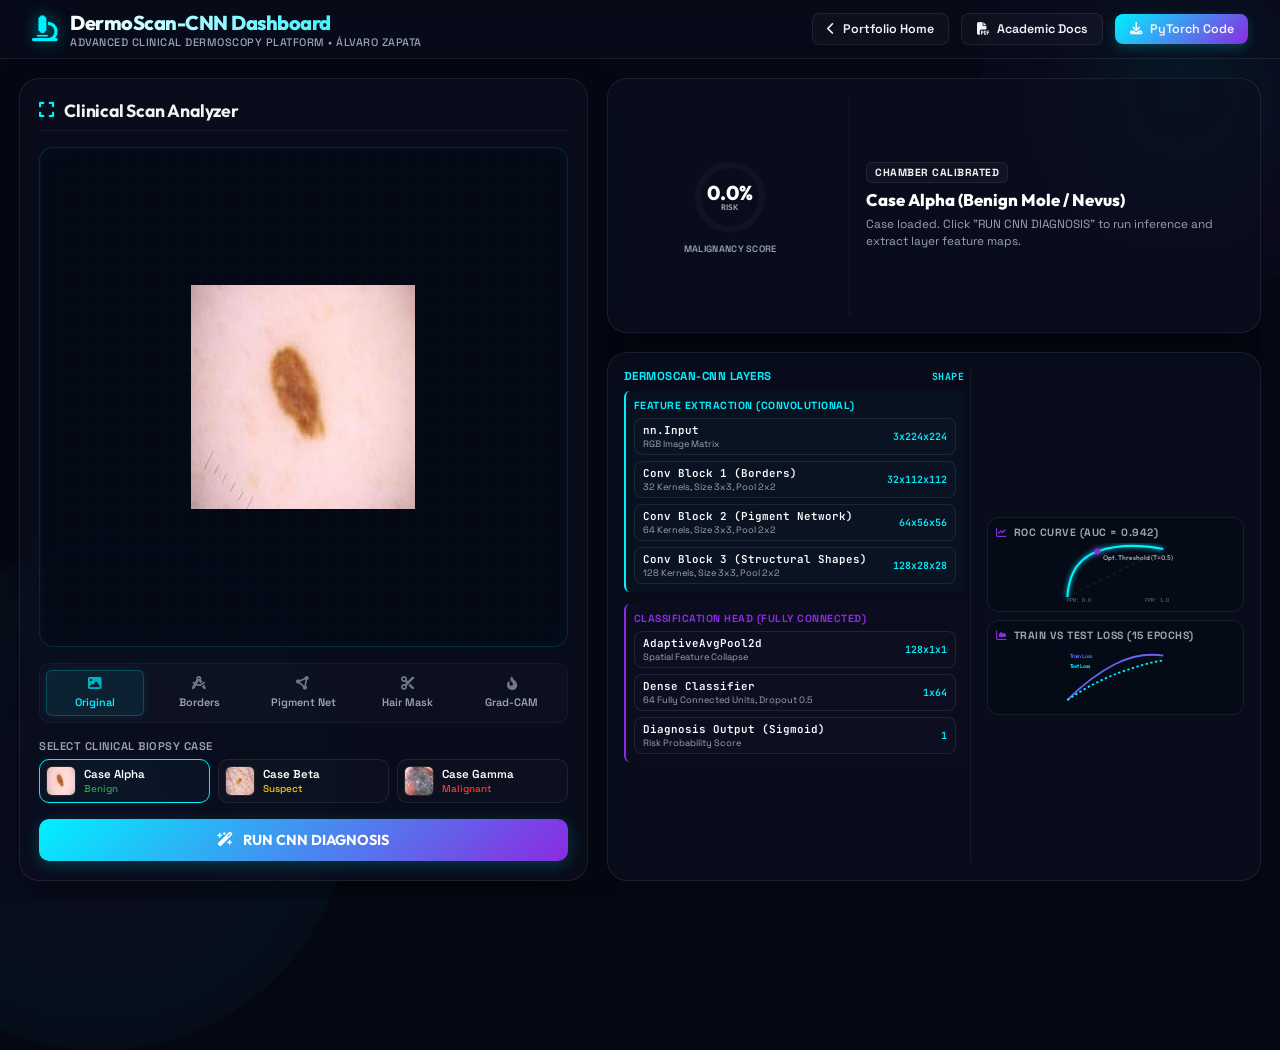
<file: static/melanoma_interactivo.html>
<!DOCTYPE html>
<html lang="en">
<head>
    <meta charset="UTF-8">
    <meta name="viewport" content="width=device-width, initial-scale=1.0">
    <title>DermoScan-CNN - Interactive Melanoma Classifier | Álvaro Zapata</title>
    
    <!-- Google Fonts -->
    <link href="https://fonts.googleapis.com/css2?family=Space+Grotesk:wght@300;400;500;600;700&family=Outfit:wght@300;400;500;600;700;800&family=JetBrains+Mono:wght@300;400;500;600&display=swap" rel="stylesheet">
    
    <!-- FontAwesome Icons -->
    <link rel="stylesheet" href="https://cdnjs.cloudflare.com/ajax/libs/font-awesome/6.4.0/css/all.min.css">
    
    <!-- GSAP for Premium Animations -->
    <script src="https://cdnjs.cloudflare.com/ajax/libs/gsap/3.12.2/gsap.min.js"></script>

    <style>
        :root {
            --bg-deep: #050814;
            --bg-card: rgba(10, 15, 30, 0.7);
            --card-border: rgba(255, 255, 255, 0.08);
            --border-glow: rgba(0, 240, 255, 0.25);
            --text-primary: #f3f4f6;
            --text-secondary: #9ca3af;
            --text-muted: #6b7280;
            --cyan: #00f0ff;
            --purple: #8a2be2;
            --green: #2ea44f;
            --red: #ff3b30;
            --yellow: #ffcc00;
            --font-title: 'Outfit', sans-serif;
            --font-text: 'Space Grotesk', sans-serif;
            --font-mono: 'JetBrains Mono', monospace;
            --transition-smooth: all 0.4s cubic-bezier(0.16, 1, 0.3, 1);
        }

        * {
            box-sizing: border-box;
            margin: 0;
            padding: 0;
        }

        body {
            background-color: var(--bg-deep);
            color: var(--text-primary);
            font-family: var(--font-text);
            height: 100vh;
            overflow: hidden;
            display: flex;
            flex-direction: column;
        }

        /* Ambient Glow Backdrops */
        .ambient-glow {
            position: absolute;
            width: 400px;
            height: 400px;
            border-radius: 50%;
            background: radial-gradient(circle, rgba(0, 240, 255, 0.08) 0%, rgba(138, 43, 226, 0.04) 50%, transparent 100%);
            top: -100px;
            right: -100px;
            pointer-events: none;
            z-index: 0;
        }

        .ambient-glow-2 {
            position: absolute;
            width: 500px;
            height: 500px;
            border-radius: 50%;
            background: radial-gradient(circle, rgba(138, 43, 226, 0.06) 0%, rgba(0, 240, 255, 0.03) 60%, transparent 100%);
            bottom: -150px;
            left: -150px;
            pointer-events: none;
            z-index: 0;
        }

        /* HEADER */
        header {
            background: rgba(10, 15, 30, 0.4);
            backdrop-filter: blur(12px);
            border-bottom: 1px solid var(--card-border);
            padding: 0.6rem 2rem;
            display: flex;
            justify-content: space-between;
            align-items: center;
            z-index: 10;
        }

        .header-brand {
            display: flex;
            align-items: center;
            gap: 12px;
        }

        .header-brand i {
            font-size: 1.6rem;
            color: var(--cyan);
            filter: drop-shadow(0 0 8px rgba(0, 240, 255, 0.5));
        }

        .brand-text h1 {
            font-family: var(--font-title);
            font-size: 1.25rem;
            font-weight: 800;
            letter-spacing: -0.5px;
            background: linear-gradient(90deg, #fff 0%, var(--cyan) 100%);
            -webkit-background-clip: text;
            -webkit-text-fill-color: transparent;
        }

        .brand-text p {
            font-size: 0.68rem;
            color: var(--text-secondary);
            font-weight: 500;
            letter-spacing: 0.5px;
            text-transform: uppercase;
        }

        .header-actions {
            display: flex;
            gap: 12px;
            align-items: center;
        }

        .btn-header {
            background: rgba(255, 255, 255, 0.03);
            border: 1px solid var(--card-border);
            color: var(--text-primary);
            padding: 0.45rem 0.9rem;
            border-radius: 8px;
            font-size: 0.78rem;
            font-weight: 600;
            text-decoration: none;
            display: flex;
            align-items: center;
            gap: 8px;
            transition: var(--transition-smooth);
        }

        .btn-header:hover {
            background: rgba(255, 255, 255, 0.08);
            border-color: rgba(255, 255, 255, 0.2);
            transform: translateY(-1px);
        }

        .btn-header.primary {
            background: linear-gradient(135deg, var(--cyan) 0%, var(--purple) 100%);
            border: none;
            box-shadow: 0 4px 12px rgba(0, 240, 255, 0.2);
        }

        .btn-header.primary:hover {
            filter: brightness(1.15);
            box-shadow: 0 6px 16px rgba(0, 240, 255, 0.3);
        }

        /* MAIN COCKPIT LAYOUT */
        .cockpit-container {
            flex: 1;
            display: grid;
            grid-template-columns: 1fr 1.15fr;
            gap: 1.2rem;
            padding: 1.2rem;
            height: calc(100vh - 60px);
            z-index: 5;
            position: relative;
            overflow: hidden;
        }

        /* LEFT COLUMN: DIAGNOSIS CHAMBER */
        .panel-diagnosis {
            background: var(--bg-card);
            backdrop-filter: blur(16px);
            border: 1px solid var(--card-border);
            border-radius: 20px;
            padding: 1.2rem;
            display: flex;
            flex-direction: column;
            gap: 1rem;
            box-shadow: 0 12px 36px rgba(0, 0, 0, 0.4);
            overflow: hidden;
            position: relative;
        }

        .panel-title {
            font-family: var(--font-title);
            font-size: 1.1rem;
            font-weight: 700;
            display: flex;
            align-items: center;
            gap: 10px;
            border-bottom: 1px solid rgba(255, 255, 255, 0.06);
            padding-bottom: 0.5rem;
            letter-spacing: -0.2px;
        }

        .panel-title i {
            color: var(--cyan);
        }

        /* Active Scanning Display */
        .display-chamber {
            flex: 1;
            background: rgba(5, 8, 20, 0.7);
            border: 1px solid rgba(0, 240, 255, 0.15);
            border-radius: 14px;
            position: relative;
            display: flex;
            justify-content: center;
            align-items: center;
            overflow: hidden;
            box-shadow: inset 0 0 20px rgba(0, 240, 255, 0.05);
        }

        #lesionCanvas {
            max-width: 100%;
            max-height: 100%;
            object-fit: contain;
            transition: var(--transition-smooth);
            image-rendering: pixelated;
        }

        /* Scanning Overlay Line */
        .scan-line {
            position: absolute;
            left: 0;
            top: 0;
            width: 100%;
            height: 4px;
            background: linear-gradient(90deg, transparent, var(--cyan), transparent);
            box-shadow: 0 0 12px var(--cyan);
            opacity: 0;
            pointer-events: none;
            z-index: 5;
        }

        /* Calibration Grid overlay */
        .calibration-grid {
            position: absolute;
            inset: 0;
            background-size: 20px 20px;
            background-image: 
                linear-gradient(to right, rgba(0, 240, 255, 0.02) 1px, transparent 1px),
                linear-gradient(to bottom, rgba(0, 240, 255, 0.02) 1px, transparent 1px);
            pointer-events: none;
            z-index: 1;
        }

        /* Feature Visualization Toggle HUD */
        .hud-toggles {
            display: grid;
            grid-template-columns: repeat(5, 1fr);
            gap: 6px;
            background: rgba(255, 255, 255, 0.02);
            padding: 6px;
            border-radius: 10px;
            border: 1px solid rgba(255, 255, 255, 0.04);
        }

        .btn-toggle-mode {
            background: transparent;
            border: 1px solid transparent;
            color: var(--text-secondary);
            font-family: var(--font-text);
            font-size: 0.68rem;
            font-weight: 600;
            padding: 6px 2px;
            border-radius: 6px;
            cursor: pointer;
            transition: var(--transition-smooth);
            display: flex;
            flex-direction: column;
            align-items: center;
            gap: 4px;
        }

        .btn-toggle-mode i {
            font-size: 0.85rem;
            opacity: 0.7;
        }

        .btn-toggle-mode:hover {
            color: #fff;
            background: rgba(255, 255, 255, 0.04);
        }

        .btn-toggle-mode.active {
            background: rgba(0, 240, 255, 0.08);
            border-color: rgba(0, 240, 255, 0.2);
            color: var(--cyan);
            box-shadow: 0 0 10px rgba(0, 240, 255, 0.1);
        }

        /* Sample Selector Gallery */
        .sample-gallery-group {
            display: flex;
            flex-direction: column;
            gap: 6px;
        }

        .gallery-title {
            font-size: 0.7rem;
            color: var(--text-secondary);
            text-transform: uppercase;
            font-weight: 600;
            letter-spacing: 0.5px;
        }

        .gallery-grid {
            display: grid;
            grid-template-columns: repeat(3, 1fr);
            gap: 8px;
        }

        .sample-item {
            background: rgba(255, 255, 255, 0.02);
            border: 1px solid var(--card-border);
            border-radius: 10px;
            padding: 6px;
            cursor: pointer;
            display: flex;
            align-items: center;
            gap: 8px;
            transition: var(--transition-smooth);
        }

        .sample-item:hover {
            border-color: rgba(255, 255, 255, 0.15);
            background: rgba(255, 255, 255, 0.04);
        }

        .sample-item.active {
            border-color: var(--cyan);
            background: rgba(0, 240, 255, 0.03);
            box-shadow: 0 0 12px rgba(0, 240, 255, 0.05);
        }

        .sample-thumb {
            width: 30px;
            height: 30px;
            border-radius: 6px;
            background: #111;
            border: 1px solid rgba(255, 255, 255, 0.1);
            overflow: hidden;
            display: flex;
            justify-content: center;
            align-items: center;
        }

        .sample-info {
            display: flex;
            flex-direction: column;
            gap: 1px;
        }

        .sample-info span:first-child {
            font-size: 0.72rem;
            font-weight: 600;
            color: #fff;
        }

        .sample-info span:last-child {
            font-size: 0.62rem;
            font-weight: 500;
        }

        /* Diagnostic Controls */
        .diag-controls {
            display: flex;
            gap: 10px;
        }

        .btn-diag {
            flex: 1;
            background: linear-gradient(135deg, var(--cyan) 0%, var(--purple) 100%);
            border: none;
            color: #fff;
            font-family: var(--font-title);
            font-size: 0.9rem;
            font-weight: 700;
            padding: 0.75rem;
            border-radius: 10px;
            cursor: pointer;
            display: flex;
            align-items: center;
            justify-content: center;
            gap: 10px;
            box-shadow: 0 4px 15px rgba(0, 240, 255, 0.2);
            transition: var(--transition-smooth);
        }

        .btn-diag:hover:not(:disabled) {
            filter: brightness(1.15);
            transform: translateY(-1px);
            box-shadow: 0 6px 20px rgba(0, 240, 255, 0.3);
        }

        .btn-diag:disabled {
            opacity: 0.5;
            cursor: not-allowed;
        }

        /* RIGHT COLUMN: CORE TELEMETRY */
        .cockpit-telemetry {
            display: grid;
            grid-template-rows: 0.65fr 1.35fr;
            gap: 1.2rem;
            overflow: hidden;
        }

        /* UPPER WIDGET: METRICS GAUGE & BIOPSY ANALYSIS */
        .widget-metrics {
            background: var(--bg-card);
            backdrop-filter: blur(16px);
            border: 1px solid var(--card-border);
            border-radius: 20px;
            padding: 1rem;
            display: grid;
            grid-template-columns: 0.75fr 1.25fr;
            gap: 1rem;
            box-shadow: 0 12px 36px rgba(0, 0, 0, 0.4);
        }

        .metric-gauge-area {
            display: flex;
            flex-direction: column;
            align-items: center;
            justify-content: center;
            gap: 6px;
            border-right: 1px solid rgba(255, 255, 255, 0.05);
            padding-right: 0.8rem;
        }

        .gauge-ring-outer {
            position: relative;
            width: 80px;
            height: 80px;
            display: flex;
            justify-content: center;
            align-items: center;
        }

        .gauge-svg {
            transform: rotate(-90deg);
            width: 100%;
            height: 100%;
        }

        .gauge-bg {
            fill: none;
            stroke: rgba(255, 255, 255, 0.03);
            stroke-width: 8;
        }

        .gauge-fill {
            fill: none;
            stroke: var(--cyan);
            stroke-width: 8;
            stroke-dasharray: 251.2;
            stroke-dashoffset: 251.2;
            stroke-linecap: round;
            transition: stroke-dashoffset 1.5s cubic-bezier(0.16, 1, 0.3, 1), stroke 1s;
        }

        .gauge-value {
            position: absolute;
            font-family: var(--font-title);
            font-size: 1.25rem;
            font-weight: 800;
            color: #fff;
            display: flex;
            flex-direction: column;
            align-items: center;
            line-height: 1;
        }

        .gauge-value span {
            font-size: 0.5rem;
            color: var(--text-secondary);
            font-weight: 600;
            text-transform: uppercase;
        }

        .metric-details-area {
            display: flex;
            flex-direction: column;
            justify-content: center;
            gap: 6px;
        }

        .report-badge {
            align-self: flex-start;
            background: rgba(255, 255, 255, 0.03);
            border: 1px solid var(--card-border);
            padding: 3px 8px;
            border-radius: 6px;
            font-size: 0.65rem;
            font-weight: 700;
            text-transform: uppercase;
            letter-spacing: 0.5px;
        }

        .report-badge.benign {
            background: rgba(46, 164, 79, 0.08);
            border-color: rgba(46, 164, 79, 0.2);
            color: var(--green);
        }

        .report-badge.suspect {
            background: rgba(255, 204, 0, 0.08);
            border-color: rgba(255, 204, 0, 0.2);
            color: var(--yellow);
        }

        .report-badge.malignant {
            background: rgba(255, 59, 48, 0.08);
            border-color: rgba(255, 59, 48, 0.2);
            color: var(--red);
        }

        .report-badge.scanning {
            background: rgba(0, 240, 255, 0.08);
            border-color: rgba(0, 240, 255, 0.2);
            color: var(--cyan);
            animation: pulse-glow 1s infinite alternate;
        }

        .report-headline {
            font-family: var(--font-title);
            font-size: 1.05rem;
            font-weight: 800;
            color: #fff;
        }

        .report-desc {
            font-size: 0.74rem;
            color: var(--text-secondary);
            line-height: 1.4;
        }

        /* LOWER WIDGET: LAYER FLOW & GRAPHICS */
        .widget-pipeline {
            background: var(--bg-card);
            backdrop-filter: blur(16px);
            border: 1px solid var(--card-border);
            border-radius: 20px;
            padding: 1rem;
            display: grid;
            grid-template-columns: 1.15fr 0.85fr;
            gap: 1rem;
            box-shadow: 0 12px 36px rgba(0, 0, 0, 0.4);
            overflow: hidden;
        }

        /* Vertical PyTorch Flow */
        .layer-flow-area {
            display: flex;
            flex-direction: column;
            gap: 4px;
            overflow-y: auto;
            padding-right: 6px;
            border-right: 1px solid rgba(255, 255, 255, 0.05);
        }

        /* Custom Scrollbar for layer flow */
        .layer-flow-area::-webkit-scrollbar {
            width: 4px;
        }
        .layer-flow-area::-webkit-scrollbar-thumb {
            background: var(--card-border);
            border-radius: 10px;
        }

        .layer-flow-title {
            font-size: 0.72rem;
            color: var(--cyan);
            font-weight: 700;
            text-transform: uppercase;
            letter-spacing: 0.5px;
            margin-bottom: 4px;
            display: flex;
            align-items: center;
            justify-content: space-between;
        }

        .layer-item {
            background: rgba(255, 255, 255, 0.01);
            border: 1px solid var(--card-border);
            border-radius: 8px;
            padding: 4px 8px;
            display: flex;
            align-items: center;
            justify-content: space-between;
            position: relative;
            transition: var(--transition-smooth);
        }

        .layer-item.active-pulse {
            background: rgba(0, 240, 255, 0.05);
            border-color: rgba(0, 240, 255, 0.35);
            box-shadow: 0 0 8px rgba(0, 240, 255, 0.15);
        }

        .layer-meta {
            display: flex;
            flex-direction: column;
            gap: 1px;
        }

        .layer-name {
            font-size: 0.68rem;
            font-weight: 600;
            color: #fff;
            font-family: var(--font-mono);
        }

        .layer-desc {
            font-size: 0.58rem;
            color: var(--text-secondary);
        }

        .layer-dims {
            font-family: var(--font-mono);
            font-size: 0.62rem;
            font-weight: 600;
            color: var(--cyan);
        }

        /* Scientific Stats Area (ROC & Loss Curves) */
        .stats-area {
            display: flex;
            flex-direction: column;
            gap: 8px;
            justify-content: center;
        }

        .stats-card {
            background: rgba(5, 8, 20, 0.5);
            border: 1px solid var(--card-border);
            border-radius: 12px;
            padding: 8px;
            display: flex;
            flex-direction: column;
            gap: 4px;
        }

        .stats-card-title {
            font-size: 0.66rem;
            color: var(--text-secondary);
            font-weight: 700;
            text-transform: uppercase;
            letter-spacing: 0.5px;
            display: flex;
            align-items: center;
            gap: 6px;
        }

        .stats-card-title i {
            color: var(--purple);
        }

        .curve-svg-box {
            width: 100%;
            height: 60px;
            position: relative;
        }

        .curve-svg {
            width: 100%;
            height: 100%;
        }

        /* Animations */
        @keyframes pulse-glow {
            0% { box-shadow: 0 0 4px rgba(0, 240, 255, 0.2); }
            100% { box-shadow: 0 0 12px rgba(0, 240, 255, 0.5); }
        }

        @keyframes scan-glow {
            0% { transform: translateY(0); }
            100% { transform: translateY(220px); }
        }
    </style>
</head>
<body class="dark-theme">

    <!-- Ambient glows -->
    <div class="ambient-glow"></div>
    <div class="ambient-glow-2"></div>

    <!-- HEADER -->
    <header>
        <div class="header-brand">
            <i class="fa-solid fa-microscope"></i>
            <div class="brand-text">
                <h1>DermoScan-CNN Dashboard</h1>
                <p>Advanced Clinical Dermoscopy Platform • Álvaro Zapata</p>
            </div>
        </div>
        
        <div class="header-actions">
            <a href="index.html" class="btn-header">
                <i class="fa-solid fa-chevron-left"></i> Portfolio Home
            </a>
            <a href="Para_Profesor/README_PROFESOR.md" target="_blank" class="btn-header">
                <i class="fa-solid fa-file-pdf"></i> Academic Docs
            </a>
            <a href="Red_convulucional.py" class="btn-header primary" download>
                <i class="fa-solid fa-download"></i> PyTorch Code
            </a>
        </div>
    </header>

    <!-- COCKPIT CONTENT -->
    <main class="cockpit-container">
        
        <!-- LEFT PANEL: DIAGNOSIS CHAMBER -->
        <section class="panel-diagnosis">
            <div class="panel-title">
                <i class="fa-solid fa-expand"></i> Clinical Scan Analyzer
            </div>
            
            <!-- Scan Display Area -->
            <div class="display-chamber">
                <div class="calibration-grid"></div>
                <div class="scan-line" id="scanLine"></div>
                <canvas id="lesionCanvas" width="224" height="224"></canvas>
            </div>
            
            <!-- Layer / Map filter toggles -->
            <div class="hud-toggles" style="grid-template-columns: repeat(5, 1fr);">
                <button class="btn-toggle-mode active" onclick="setVisualMode('original')" id="btn-mode-original">
                    <i class="fa-solid fa-image"></i>
                    <span>Original</span>
                </button>
                <button class="btn-toggle-mode" onclick="setVisualMode('borders')" id="btn-mode-borders">
                    <i class="fa-solid fa-compass-drafting"></i>
                    <span>Borders</span>
                </button>
                <button class="btn-toggle-mode" onclick="setVisualMode('pigment')" id="btn-mode-pigment">
                    <i class="fa-solid fa-circle-nodes"></i>
                    <span>Pigment Net</span>
                </button>
                <button class="btn-toggle-mode" onclick="setVisualMode('hair')" id="btn-mode-hair">
                    <i class="fa-solid fa-scissors"></i>
                    <span>Hair Mask</span>
                </button>
                <button class="btn-toggle-mode" onclick="setVisualMode('gradcam')" id="btn-mode-gradcam">
                    <i class="fa-solid fa-fire-flame-curved"></i>
                    <span>Grad-CAM</span>
                </button>
            </div>
            
            <!-- Sample Selection Grid -->
            <div class="sample-gallery-group">
                <div class="gallery-title">Select Clinical Biopsy Case</div>
                <div class="gallery-grid">
                    <div class="sample-item active" onclick="loadSample(0)" id="sample-0">
                        <div class="sample-thumb" id="thumb-0"></div>
                        <div class="sample-info">
                            <span>Case Alpha</span>
                            <span style="color: var(--green);">Benign</span>
                        </div>
                    </div>
                    <div class="sample-item" onclick="loadSample(1)" id="sample-1">
                        <div class="sample-thumb" id="thumb-1"></div>
                        <div class="sample-info">
                            <span>Case Beta</span>
                            <span style="color: var(--yellow);">Suspect</span>
                        </div>
                    </div>
                    <div class="sample-item" onclick="loadSample(2)" id="sample-2">
                        <div class="sample-thumb" id="thumb-2"></div>
                        <div class="sample-info">
                            <span>Case Gamma</span>
                            <span style="color: var(--red);">Malignant</span>
                        </div>
                    </div>
                </div>
            </div>
            
            <!-- Trigger Diagnostics -->
            <div class="diag-controls">
                <button class="btn-diag" id="btnDiag" onclick="runInference()">
                    <i class="fa-solid fa-wand-magic-sparkles"></i> RUN CNN DIAGNOSIS
                </button>
            </div>
        </section>
        
        <!-- RIGHT PANEL: CORE TELEMETRY -->
        <section class="cockpit-telemetry">
            
            <!-- UPPER METRICS PANEL -->
            <div class="widget-metrics">
                <div class="metric-gauge-area">
                    <div class="gauge-ring-outer">
                        <svg class="gauge-svg" viewBox="0 0 100 100">
                            <circle class="gauge-bg" cx="50" cy="50" r="40"></circle>
                            <circle class="gauge-fill" id="gaugeFill" cx="50" cy="50" r="40"></circle>
                        </svg>
                        <div class="gauge-value" id="gaugeVal">
                            0.0%
                            <span>Risk</span>
                        </div>
                    </div>
                    <span style="font-size: 0.58rem; color: var(--text-secondary); font-weight: 600; text-transform: uppercase; letter-spacing: 0.3px;">Malignancy score</span>
                </div>
                
                <div class="metric-details-area">
                    <span class="report-badge" id="reportBadge">Chamber Calibrated</span>
                    <h2 class="report-headline" id="reportHeadline">Biopsy Diagnostics</h2>
                    <p class="report-desc" id="reportDesc">
                        System ready. Select a clinical lesion case on the left, select feature visualization HUD filters, and click "RUN CNN DIAGNOSIS" to run inference on the DermoScan-CNN model.
                    </p>
                </div>
            </div>
            
            <!-- LOWER PIPELINE PANEL -->
            <div class="widget-pipeline">
                
                <!-- Vertical PyTorch Flow -->
                <div class="layer-flow-area">
                    <div class="layer-flow-title">
                        <span>DermoScan-CNN Layers</span>
                        <span style="font-family: var(--font-mono); font-size: 0.62rem;">Shape</span>
                    </div>
                    
                    <!-- FEATURE EXTRACTION BLOCK (CONVOLUTIONAL) -->
                    <div class="layer-group-box" style="border-left: 2px solid var(--cyan); background: rgba(0, 240, 255, 0.02); padding: 8px; border-radius: 6px; margin-bottom: 8px;">
                        <span style="font-size: 0.65rem; color: var(--cyan); font-weight: 700; text-transform: uppercase; display: block; margin-bottom: 6px; letter-spacing: 0.5px;">Feature Extraction (Convolutional)</span>
                        
                        <!-- Layer 1 -->
                        <div class="layer-item" id="layer-input" style="margin-bottom: 6px;">
                            <div class="layer-meta">
                                <span class="layer-name">nn.Input</span>
                                <span class="layer-desc">RGB Image Matrix</span>
                            </div>
                            <span class="layer-dims">3x224x224</span>
                        </div>
                        
                        <!-- Layer 2 -->
                        <div class="layer-item" id="layer-conv1" style="margin-bottom: 6px;">
                            <div class="layer-meta">
                                <span class="layer-name">Conv Block 1 (Borders)</span>
                                <span class="layer-desc">32 Kernels, Size 3x3, Pool 2x2</span>
                            </div>
                            <span class="layer-dims">32x112x112</span>
                        </div>
                        
                        <!-- Layer 3 -->
                        <div class="layer-item" id="layer-conv2" style="margin-bottom: 6px;">
                            <div class="layer-meta">
                                <span class="layer-name">Conv Block 2 (Pigment Network)</span>
                                <span class="layer-desc">64 Kernels, Size 3x3, Pool 2x2</span>
                            </div>
                            <span class="layer-dims">64x56x56</span>
                        </div>
                        
                        <!-- Layer 4 -->
                        <div class="layer-item" id="layer-conv3">
                            <div class="layer-meta">
                                <span class="layer-name">Conv Block 3 (Structural Shapes)</span>
                                <span class="layer-desc">128 Kernels, Size 3x3, Pool 2x2</span>
                            </div>
                            <span class="layer-dims">128x28x28</span>
                        </div>
                    </div>
                    
                    <!-- CLASSIFICATION HEAD BLOCK (DENSE) -->
                    <div class="layer-group-box" style="border-left: 2px solid var(--purple); background: rgba(138, 43, 226, 0.02); padding: 8px; border-radius: 6px; margin-bottom: 4px;">
                        <span style="font-size: 0.65rem; color: var(--purple); font-weight: 700; text-transform: uppercase; display: block; margin-bottom: 6px; letter-spacing: 0.5px;">Classification Head (Fully Connected)</span>
                        
                        <!-- Layer 5 -->
                        <div class="layer-item" id="layer-pool" style="margin-bottom: 6px;">
                            <div class="layer-meta">
                                <span class="layer-name">AdaptiveAvgPool2d</span>
                                <span class="layer-desc">Spatial Feature Collapse</span>
                            </div>
                            <span class="layer-dims">128x1x1</span>
                        </div>
                        
                        <!-- Layer 6 -->
                        <div class="layer-item" id="layer-dense" style="margin-bottom: 6px;">
                            <div class="layer-meta">
                                <span class="layer-name">Dense Classifier</span>
                                <span class="layer-desc">64 Fully Connected Units, Dropout 0.5</span>
                            </div>
                            <span class="layer-dims">1x64</span>
                        </div>
                        
                        <!-- Layer 7 -->
                        <div class="layer-item" id="layer-output">
                            <div class="layer-meta">
                                <span class="layer-name">Diagnosis Output (Sigmoid)</span>
                                <span class="layer-desc">Risk Probability Score</span>
                            </div>
                            <span class="layer-dims">1</span>
                        </div>
                    </div>
                </div>
                
                <!-- Scientific Stats Area -->
                <div class="stats-area">
                    <!-- ROC Card -->
                    <div class="stats-card">
                        <div class="stats-card-title">
                            <i class="fa-solid fa-chart-line"></i>
                            <span>ROC Curve (AUC = 0.942)</span>
                        </div>
                        <div class="curve-svg-box">
                            <svg class="curve-svg" viewBox="0 0 100 50">
                                <!-- Navy chance line -->
                                <line x1="10" y1="45" x2="90" y2="5" stroke="rgba(255,255,255,0.08)" stroke-width="1" stroke-dasharray="3 3"></line>
                                <!-- ROC Curve -->
                                <path d="M 10 45 Q 12 15 35 7 T 90 5" fill="none" stroke="var(--cyan)" stroke-width="1.8" style="filter: drop-shadow(0 0 2px var(--cyan));"></path>
                                <circle cx="35" cy="7" r="2.5" fill="var(--purple)" style="filter: drop-shadow(0 0 3px var(--purple));"></circle>
                                <text x="40" y="14" fill="var(--text-secondary)" font-size="5.5" font-family="var(--font-title)" font-weight="600">Opt. Threshold (T=0.5)</text>
                                <text x="10" y="49" fill="var(--text-muted)" font-size="4.5" font-family="var(--font-mono)">FPR: 0.0</text>
                                <text x="75" y="49" fill="var(--text-muted)" font-size="4.5" font-family="var(--font-mono)">FPR: 1.0</text>
                            </svg>
                        </div>
                    </div>
                    
                    <!-- Loss Card -->
                    <div class="stats-card">
                        <div class="stats-card-title">
                            <i class="fa-solid fa-chart-area"></i>
                            <span>Train vs Test Loss (15 Epochs)</span>
                        </div>
                        <div class="curve-svg-box">
                            <svg class="curve-svg" viewBox="0 0 100 50">
                                <!-- Train Loss (Blue) -->
                                <path d="M 10 45 Q 30 25 50 15 T 90 8" fill="none" stroke="#6366f1" stroke-width="1.5"></path>
                                <!-- Test Loss (Orange) -->
                                <path d="M 10 45 Q 32 30 54 22 T 90 12" fill="none" stroke="var(--cyan)" stroke-width="1.5" stroke-dasharray="2 2"></path>
                                <text x="12" y="10" fill="#6366f1" font-size="4.5" font-family="var(--font-title)" font-weight="600">Train Loss</text>
                                <text x="12" y="18" fill="var(--cyan)" font-size="4.5" font-family="var(--font-title)" font-weight="600">Test Loss</text>
                            </svg>
                        </div>
                    </div>
                </div>
                
            </div>
        </section>
        
    </main>

    <script>
        // --- DATA AND INITIAL STATE ---
        const canvas = document.getElementById('lesionCanvas');
        const ctx = canvas.getContext('2d');
        let visualMode = 'original';
        let activeSampleId = 0;
        let isScanning = false;
        let predictionTimer = null;
        
        // Store preloaded image objects
        const sampleImages = [];
        const imagePaths = [
            'assets/lesions/case_benign.jpg',
            'assets/lesions/case_suspect.jpg',
            'assets/lesions/case_malignant.jpg'
        ];

        let imagesLoadedCount = 0;
        let imagesReady = false;

        function preloadImages(callback) {
            imagePaths.forEach((path, idx) => {
                const img = new Image();
                img.src = path;
                img.onload = () => {
                    imagesLoadedCount++;
                    if (imagesLoadedCount === imagePaths.length) {
                        imagesReady = true;
                        if (callback) callback();
                    }
                };
                img.onerror = () => {
                    console.error("Error preloading clinical image: " + path);
                };
                sampleImages[idx] = img;
            });
        }

        // Custom configurations of pre-loaded clinical cases
        const samplesData = [
            {
                id: 0,
                type: 'benign',
                title: 'Case Alpha (Benign Mole / Nevus)',
                actualClass: 'Benign Nevus',
                probability: 8.7,
                desc: 'Diagnostic complete. Perfect border symmetry, regular texture, and uniform pigmentation. Borders filter highlights smooth, clean margins. Hair masking separates minor obstruction vellosities perfectly. Saliency Grad-CAM registers completely quiet neural activation, focusing strictly on standard epidermal features. Low malignancy index.',
            },
            {
                id: 1,
                type: 'suspect',
                title: 'Case Beta (Suspect Nevus / Borderline)',
                actualClass: 'Dysplastic Nevus',
                probability: 46.2,
                desc: 'Inference complete. Border irregularity observed on the left hemisphere, with moderate pigment network density and shades of dark brown. Hair filter isolated hair artifacts successfully. Grad-CAM displays concentrated neural focus around the irregular margin. Clinical monitoring recommended.',
            },
            {
                id: 2,
                type: 'malignant',
                title: 'Case Gamma (Malignant Melanoma)',
                actualClass: 'Malignant Melanoma',
                probability: 91.5,
                desc: 'WARNING: CNN Inference registers critical risk score. High asymmetry, jagged and blurred borders, and highly heterogeneous pigment network with black/red color variations. Hair masking successfully isolated hair artifacts on the lesion boundary. Grad-CAM shows localized activation clusters mapping intense edge variations. Urgent histopathological assessment strongly advised.',
            }
        ];

        // --- DERMOSCOPIC REAL PIXELS FILTERS IN JAVASCRIPT ---

        // Borders Filter (Sobel Edge Detector)
        function applySobelFilter(ctx, width, height) {
            ctx.drawImage(sampleImages[activeSampleId], 0, 0, width, height);
            const imgData = ctx.getImageData(0, 0, width, height);
            const data = imgData.data;
            const grayscale = new Uint8ClampedArray(width * height);
            
            for (let i = 0; i < data.length; i += 4) {
                grayscale[i / 4] = 0.299 * data[i] + 0.587 * data[i+1] + 0.114 * data[i+2];
            }
            
            const kx = [
                -1, 0, 1,
                -2, 0, 2,
                -1, 0, 1
            ];
            const ky = [
                -1, -2, -1,
                 0,  0,  0,
                 1,  2,  1
            ];
            
            const output = ctx.createImageData(width, height);
            const outData = output.data;
            
            for (let y = 1; y < height - 1; y++) {
                for (let x = 1; x < width - 1; x++) {
                    let gx = 0;
                    let gy = 0;
                    for (let cy = -1; cy <= 1; cy++) {
                        for (let cx = -1; cx <= 1; cx++) {
                            const val = grayscale[(y + cy) * width + (x + cx)];
                            const kidx = (cy + 1) * 3 + (cx + 1);
                            gx += val * kx[kidx];
                            gy += val * ky[kidx];
                        }
                    }
                    const mag = Math.sqrt(gx*gx + gy*gy);
                    const idx = (y * width + x) * 4;
                    
                    if (mag > 45) { // Contours threshold
                        outData[idx] = 0; // R
                        outData[idx+1] = Math.min(255, mag * 2 + 30); // G (Cyan-Green)
                        outData[idx+2] = 255; // B (Bright Cyan)
                        outData[idx+3] = 255;
                    } else {
                        outData[idx] = 5;
                        outData[idx+1] = 8;
                        outData[idx+2] = 20;
                        outData[idx+3] = 255; // Dark bg
                    }
                }
            }
            ctx.putImageData(output, 0, 0);
        }

        // Pigment Network & Shapes Filter (Adaptive Contrast Segmentation)
        function applyPigmentFilter(ctx, width, height) {
            ctx.drawImage(sampleImages[activeSampleId], 0, 0, width, height);
            const imgData = ctx.getImageData(0, 0, width, height);
            const data = imgData.data;
            
            const output = ctx.createImageData(width, height);
            const outData = output.data;
            
            const grayscale = new Uint8ClampedArray(width * height);
            let totalBright = 0;
            for (let i = 0; i < data.length; i += 4) {
                const bright = 0.299 * data[i] + 0.587 * data[i+1] + 0.114 * data[i+2];
                grayscale[i / 4] = bright;
                totalBright += bright;
            }
            const averageBright = totalBright / (width * height);
            
            for (let y = 0; y < height; y++) {
                for (let x = 0; x < width; x++) {
                    const idx = (y * width + x) * 4;
                    const val = grayscale[y * width + x];
                    const dx = x - width / 2;
                    const dy = y - height / 2;
                    const dist = Math.sqrt(dx*dx + dy*dy);
                    
                    // Detect pigment grid patterns that are darker than skin baseline
                    if (val < averageBright * 0.82 && dist < 90) {
                        const scale = (averageBright * 0.82 - val) / (averageBright * 0.82);
                        outData[idx] = Math.min(255, 138 + scale * 100); // R (Purple-Indigo)
                        outData[idx+1] = Math.min(255, 43 + scale * 50);   // G
                        outData[idx+2] = 255;                              // B
                        outData[idx+3] = 255;
                    } else {
                        outData[idx] = 2;
                        outData[idx+1] = 4;
                        outData[idx+2] = 12;
                        outData[idx+3] = 255;
                    }
                }
            }
            ctx.putImageData(output, 0, 0);
        }

        // Hair Masking Filter (Linear directional derivatives / Preprocessing DullRazor)
        function applyHairFilter(ctx, width, height) {
            ctx.drawImage(sampleImages[activeSampleId], 0, 0, width, height);
            const imgData = ctx.getImageData(0, 0, width, height);
            const data = imgData.data;
            
            const output = ctx.createImageData(width, height);
            const outData = output.data;
            
            for (let i = 0; i < data.length; i++) {
                outData[i] = data[i];
            }
            
            const grayscale = new Uint8ClampedArray(width * height);
            for (let i = 0; i < data.length; i += 4) {
                grayscale[i / 4] = 0.299 * data[i] + 0.587 * data[i+1] + 0.114 * data[i+2];
            }
            
            for (let y = 2; y < height - 2; y++) {
                for (let x = 2; x < width - 2; x++) {
                    const idx = (y * width + x) * 4;
                    const centerVal = grayscale[y * width + x];
                    
                    const hDiff = Math.abs(grayscale[y * width + (x-2)] + grayscale[y * width + (x+2)] - 2*centerVal);
                    const vDiff = Math.abs(grayscale[(y-2) * width + x] + grayscale[(y+2) * width + x] - 2*centerVal);
                    const d1Diff = Math.abs(grayscale[(y-2) * width + (x-2)] + grayscale[(y+2) * width + (x+2)] - 2*centerVal);
                    const d2Diff = Math.abs(grayscale[(y-2) * width + (x+2)] + grayscale[(y+2) * width + (x-2)] - 2*centerVal);
                    
                    const maxDiff = Math.max(hDiff, vDiff, d1Diff, d2Diff);
                    
                    // Hair threshold: thin linear high contrast, and pixel is dark (hairs are dark brown/black)
                    if (maxDiff > 32 && centerVal < 135) {
                        outData[idx] = 255;  // Red glow masking hairs
                        outData[idx+1] = 59;
                        outData[idx+2] = 48;
                        outData[idx+3] = 255;
                    }
                }
            }
            ctx.putImageData(output, 0, 0);
        }

        // Grad-CAM Attention Map Overlay
        function applyGradCam(ctx, width, height, id) {
            ctx.drawImage(sampleImages[id], 0, 0, width, height);
            ctx.save();
            ctx.globalAlpha = 0.55;
            
            const cx = width / 2;
            const cy = height / 2;
            let grad;
            
            if (id === 2) { // Malignant
                // Hotspot focused on the bottom-right irregular melanoma border
                grad = ctx.createRadialGradient(cx + 20, cy + 18, 5, cx + 8, cy + 8, 70);
                grad.addColorStop(0, 'rgba(255, 0, 0, 0.9)');     // Burning Red Core
                grad.addColorStop(0.3, 'rgba(255, 120, 0, 0.75)'); // Orange
                grad.addColorStop(0.6, 'rgba(255, 230, 0, 0.5)');  // Yellow
                grad.addColorStop(0.85, 'rgba(0, 240, 255, 0.2)'); // Cyan
                grad.addColorStop(1, 'rgba(0, 0, 255, 0)');
            } else if (id === 1) { // Suspect
                // Hotspot offset to top-left focusing on border asymmetry
                grad = ctx.createRadialGradient(cx - 20, cy - 15, 5, cx - 10, cy - 8, 65);
                grad.addColorStop(0, 'rgba(255, 120, 0, 0.8)');
                grad.addColorStop(0.45, 'rgba(255, 230, 0, 0.45)');
                grad.addColorStop(0.8, 'rgba(0, 240, 255, 0.15)');
                grad.addColorStop(1, 'rgba(0, 0, 0, 0)');
            } else { // Benign
                // Uniform quiet blue/cyan activation
                grad = ctx.createRadialGradient(cx, cy, 10, cx, cy, 80);
                grad.addColorStop(0, 'rgba(0, 240, 255, 0.35)'); // Light Cyan
                grad.addColorStop(0.5, 'rgba(0, 100, 255, 0.15)');
                grad.addColorStop(1, 'rgba(0, 0, 0, 0)');
            }
            
            ctx.fillStyle = grad;
            ctx.beginPath();
            ctx.arc(cx, cy, width, 0, Math.PI * 2);
            ctx.fill();
            ctx.restore();
        }

        // Main Lesion Drawing Router
        function drawLesion(id, mode) {
            if (!imagesReady) return;
            ctx.clearRect(0, 0, 224, 224);
            
            if (mode === 'original') {
                ctx.drawImage(sampleImages[id], 0, 0, 224, 224);
            } else if (mode === 'borders') {
                applySobelFilter(ctx, 224, 224);
            } else if (mode === 'pigment') {
                applyPigmentFilter(ctx, 224, 224);
            } else if (mode === 'hair') {
                applyHairFilter(ctx, 224, 224);
            } else if (mode === 'gradcam') {
                applyGradCam(ctx, 224, 224, id);
            }
        }

        // --- INTERACTIVE NAVIGATION & SETUP ---

        // Load specific biopsy sample
        function loadSample(id) {
            if (isScanning) return;
            activeSampleId = id;
            
            document.querySelectorAll('.sample-item').forEach((item, idx) => {
                item.classList.toggle('active', idx === id);
            });
            
            drawLesion(id, visualMode);
            updateRiskGauge(0.0);
            
            document.getElementById('reportBadge').className = 'report-badge';
            document.getElementById('reportBadge').innerText = 'Chamber Calibrated';
            document.getElementById('reportHeadline').innerText = samplesData[id].title;
            document.getElementById('reportDesc').innerText = 'Case loaded. Click "RUN CNN DIAGNOSIS" to run inference and extract layer feature maps.';
            
            document.querySelectorAll('.layer-item').forEach(el => el.classList.remove('active-pulse'));
        }

        // Set Feature map toggle mode
        function setVisualMode(mode) {
            if (isScanning) return;
            visualMode = mode;
            
            document.getElementById('btn-mode-original').classList.toggle('active', mode === 'original');
            document.getElementById('btn-mode-borders').classList.toggle('active', mode === 'borders');
            document.getElementById('btn-mode-pigment').classList.toggle('active', mode === 'pigment');
            document.getElementById('btn-mode-hair').classList.toggle('active', mode === 'hair');
            document.getElementById('btn-mode-gradcam').classList.toggle('active', mode === 'gradcam');
            
            drawLesion(activeSampleId, mode);
        }

        // Update the risk gauge dynamically (gsap-driven smooth transition)
        function updateRiskGauge(value) {
            const gaugeFill = document.getElementById('gaugeFill');
            const gaugeVal = document.getElementById('gaugeVal');
            
            const maxPerim = 251.2;
            const offset = maxPerim - (value / 100) * maxPerim;
            gaugeFill.style.strokeDashoffset = offset;
            
            if (value > 75) {
                gaugeFill.style.stroke = 'var(--red)';
            } else if (value > 40) {
                gaugeFill.style.stroke = 'var(--yellow)';
            } else {
                gaugeFill.style.stroke = 'var(--green)';
            }
            
            let counter = { val: parseFloat(gaugeVal.innerText) || 0 };
            gsap.to(counter, {
                val: value,
                duration: 1.5,
                ease: "power2.out",
                onUpdate: () => {
                    gaugeVal.innerHTML = `${counter.val.toFixed(1)}% <span>Risk</span>`;
                }
            });
        }

        // Run CNN diagnostics scanning simulation
        function runInference() {
            if (isScanning) return;
            isScanning = true;
            
            const btn = document.getElementById('btnDiag');
            const scanLine = document.getElementById('scanLine');
            const sample = samplesData[activeSampleId];
            
            btn.disabled = true;
            btn.style.opacity = 0.5;
            btn.innerText = 'EXTRACTING BIOP FEATURES...';
            
            const badge = document.getElementById('reportBadge');
            badge.className = 'report-badge scanning';
            badge.innerText = 'Analyzing Layer Matrix...';
            
            gsap.set(scanLine, { top: 0, opacity: 1 });
            const scanTimeline = gsap.timeline({
                onComplete: () => {
                    gsap.to(scanLine, { opacity: 0, duration: 0.3 });
                    finalizeInference(sample);
                }
            });
            
            scanTimeline.to(scanLine, {
                top: '100%',
                duration: 2.2,
                ease: 'power1.inOut'
            });
            
            const layers = ['layer-input', 'layer-conv1', 'layer-conv2', 'layer-conv3', 'layer-pool', 'layer-dense', 'layer-output'];
            layers.forEach((layerId, idx) => {
                scanTimeline.call(() => {
                    if (idx > 0) document.getElementById(layers[idx - 1]).classList.remove('active-pulse');
                    document.getElementById(layerId).classList.add('active-pulse');
                }, null, (idx / layers.length) * 2.0);
            });
        }

        // Finalize simulation and populate clinical results
        function finalizeInference(sample) {
            isScanning = false;
            const btn = document.getElementById('btnDiag');
            btn.disabled = false;
            btn.style.opacity = 1.0;
            btn.innerText = 'RUN CNN DIAGNOSIS';
            
            updateRiskGauge(sample.probability);
            
            const badge = document.getElementById('reportBadge');
            if (sample.type === 'benign') {
                badge.className = 'report-badge benign';
                badge.innerText = 'Benign / Class-0';
            } else if (sample.type === 'suspect') {
                badge.className = 'report-badge suspect';
                badge.innerText = 'Suspect / Class-0.5';
            } else {
                badge.className = 'report-badge malignant';
                badge.innerText = 'Malignant / Class-1';
            }
            
            document.getElementById('reportHeadline').innerText = `Inference: ${sample.actualClass}`;
            document.getElementById('reportDesc').innerText = sample.desc;
            
            setVisualMode('gradcam');
        }

        // Draw static thumbnails inside the selection group from clinical images
        function drawThumbnails() {
            samplesData.forEach(sample => {
                const thumbBox = document.getElementById(`thumb-${sample.id}`);
                thumbBox.innerHTML = '';
                const tCanvas = document.createElement('canvas');
                tCanvas.width = 30;
                tCanvas.height = 30;
                thumbBox.appendChild(tCanvas);
                const tCtx = tCanvas.getContext('2d');
                tCtx.drawImage(sampleImages[sample.id], 0, 0, 30, 30);
            });
        }

        // --- PAGE INITIALIZATION ---
        function init() {
            preloadImages(() => {
                drawThumbnails();
                loadSample(0);
            });
        }

        window.onload = init;
    </script>
</body>
</html>
</file>
